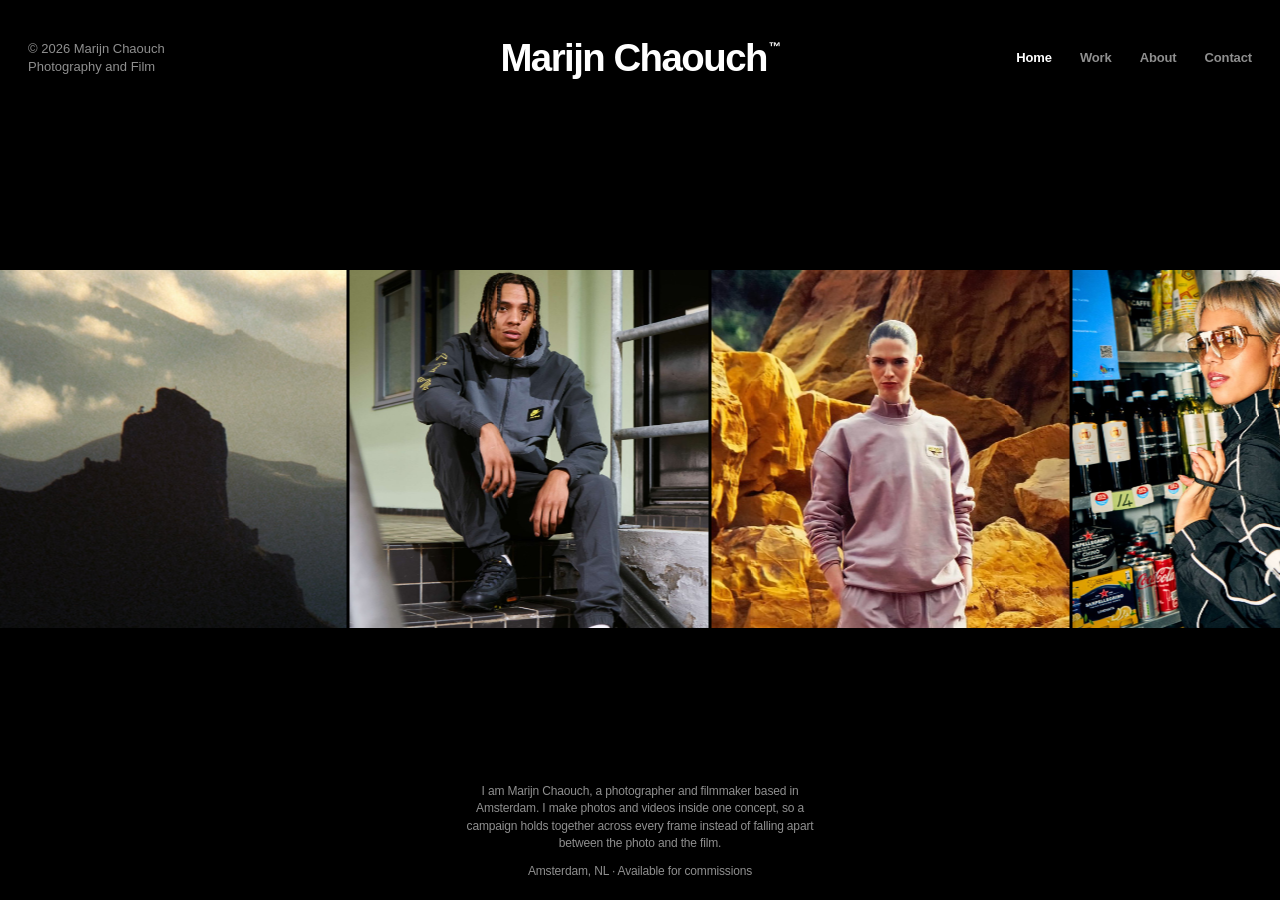
<file: index.html>
<!doctype html>
<html lang="en" class="night">
<head>
<meta charset="utf-8">
<meta name="theme-color" content="#000000">
<meta name="viewport" content="width=device-width, initial-scale=1, viewport-fit=cover">
<title>Marijn Chaouch · Photography and Film</title>
<meta name="description" content="Marijn Chaouch is a photographer and filmmaker based in Amsterdam, making cinematic stills and motion inside one concept.">
<link rel="stylesheet" href="assets/css/site.css?v=202611031338">
<meta property="og:type" content="website">
<meta property="og:site_name" content="Marijn Chaouch">
<meta property="og:title" content="Marijn Chaouch · Photography and Film">
<meta property="og:description" content="Marijn Chaouch is a photographer and filmmaker based in Amsterdam, making cinematic stills and motion inside one concept.">
<meta property="og:image" content="https://www.marijnchaouch.com/media/share-v2.jpg">
<meta property="og:image:width" content="1200">
<meta property="og:image:height" content="630">
<meta name="twitter:card" content="summary_large_image">
<link rel="icon" href="/favicon.ico?v=2" sizes="any">
<link rel="icon" type="image/png" sizes="32x32" href="/media/icon-32.png?v=2">
<link rel="icon" type="image/png" sizes="512x512" href="/media/icon-512.png?v=2">
<link rel="apple-touch-icon" href="/media/icon-180.png?v=2">
</head>
<body>
<main class="home" data-home="mix" data-style="panoramis" data-style-mobile="list">
  <div class="wrap">

    <header class="bar">
      <a class="mark" href="index.html"><b>Marijn Chaouch</b><span>Photography and Film</span></a>
      <button class="burger" data-menu type="button" aria-label="Menu" aria-expanded="false"><em>Menu</em><span></span><span></span></button>
      <nav data-nav>
        <a class="on" href="index.html">Home</a>
        <a href="work.html">Work</a>
        <a href="about.html">About</a>
        <a href="contact.html">Contact</a>
      </nav>
    </header>

    <div class="home-row">
      <div class="home-left">
        <h1>Marijn<br>Chaouch</h1>
        <p class="lede" data-t="tagline">Photographer and filmmaker based in Amsterdam.</p>
      </div>

      <div class="reel" data-reel></div>

      <div class="home-right">
        <div class="eyebrow">Selected clients</div>
        <div class="clients" data-clients></div>
      </div>
    </div>

  <p data-offline hidden style="font-size:13px;color:#8C857C;padding:24px 0">Open deze site via je webadres. Als je het bestand rechtstreeks op je computer opent, kan de browser je projecten en teksten niet inladen.</p>

    <footer class="foot">
      <span data-t="location">Amsterdam, NL</span>
      <span data-t="status">Available for commissions</span>
      <span>&copy; 2026</span>
    </footer>

  </div>
</main>
<script src="assets/js/lenis.min.js?v=202611031338"></script>
<script src="assets/js/site.js?v=202611031338"></script>
</body>
</html>
</file>
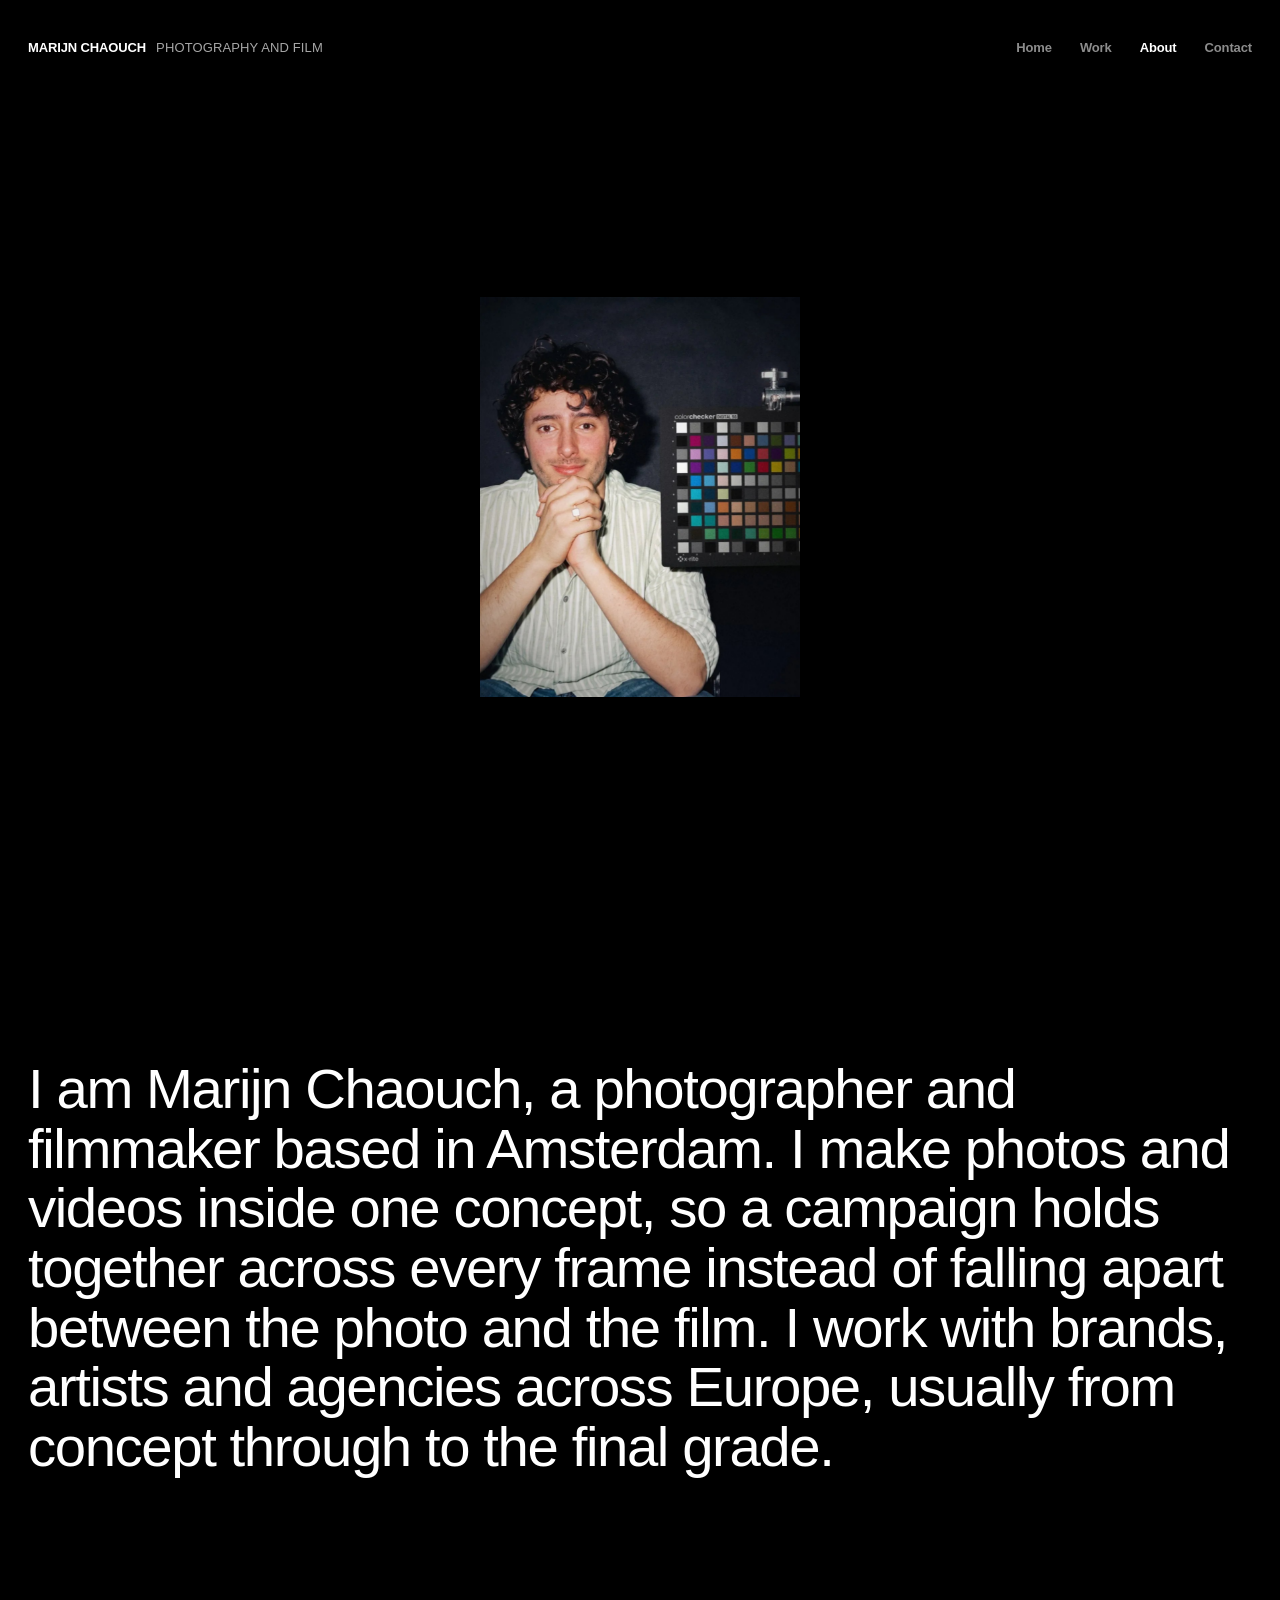
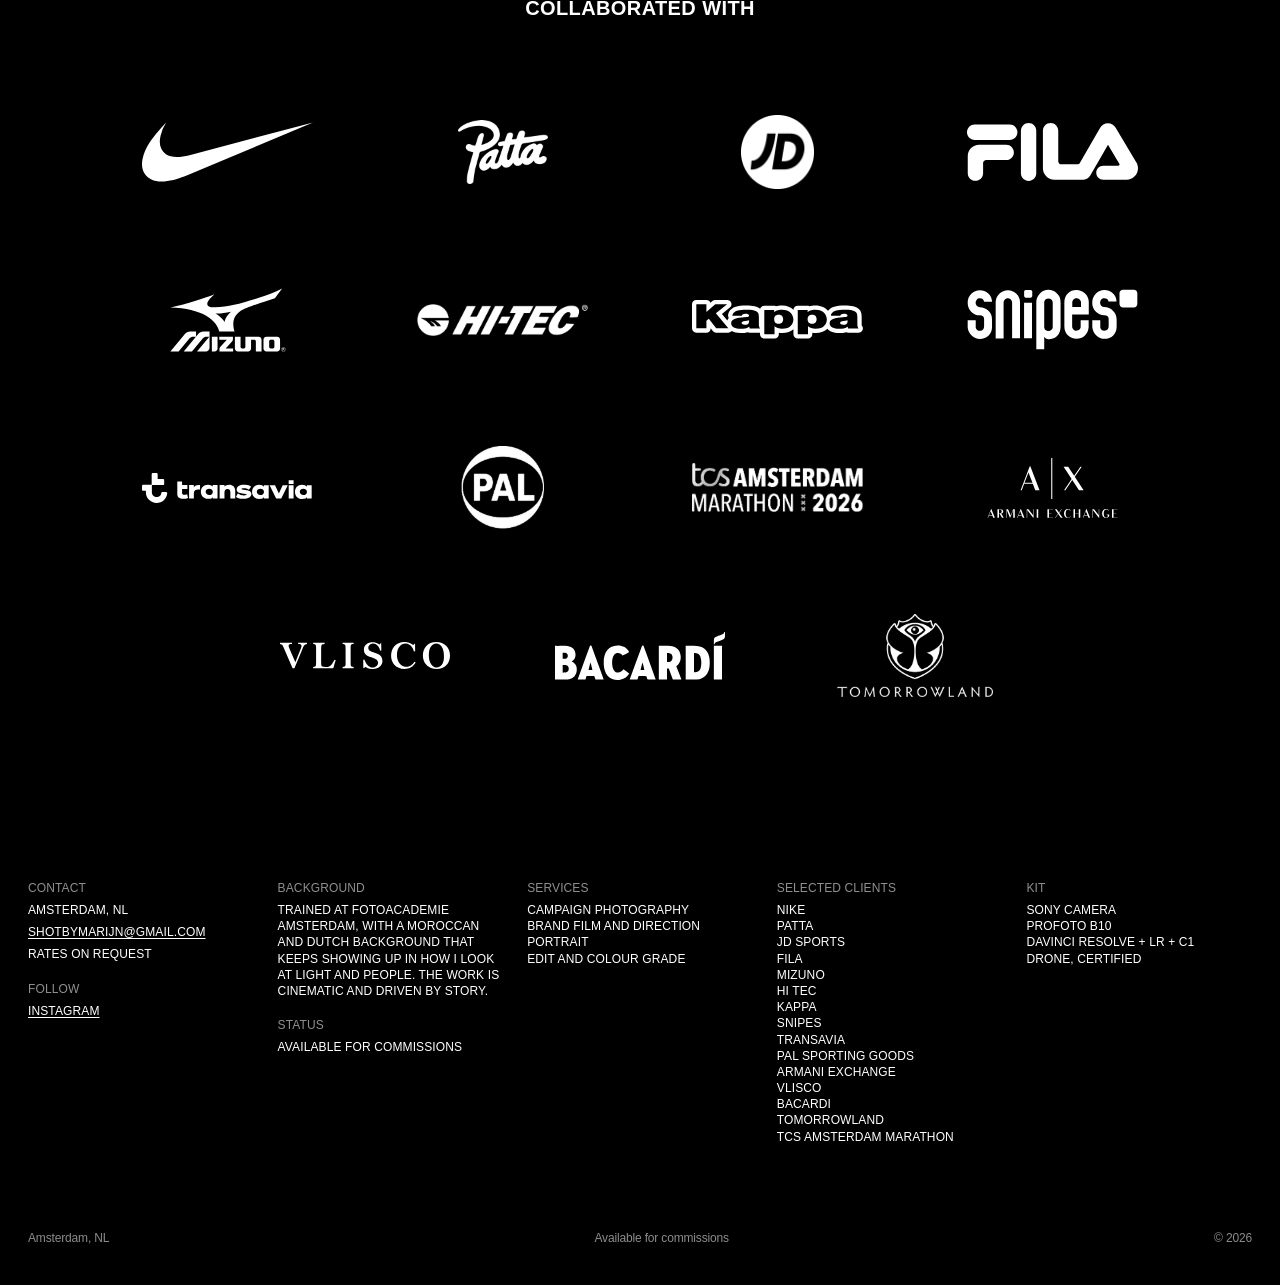
<file: about.html>
<!doctype html>
<html lang="en" class="night">
<head>
<meta charset="utf-8">
<meta name="viewport" content="width=device-width, initial-scale=1, viewport-fit=cover">
<meta name="theme-color" content="#000000">
<title>About · Marijn Chaouch</title>
<meta name="description" content="Photographer and filmmaker based in Amsterdam, trained at Fotoacademie Amsterdam.">
<link rel="stylesheet" href="assets/css/site.css?v=202611031338">
<meta property="og:type" content="website">
<meta property="og:site_name" content="Marijn Chaouch">
<meta property="og:title" content="About · Marijn Chaouch">
<meta property="og:description" content="Photographer and filmmaker based in Amsterdam, trained at Fotoacademie Amsterdam.">
<meta property="og:image" content="https://www.marijnchaouch.com/media/share-v2.jpg">
<meta property="og:image:width" content="1200">
<meta property="og:image:height" content="630">
<meta name="twitter:card" content="summary_large_image">
<link rel="icon" href="/favicon.ico?v=2" sizes="any">
<link rel="icon" type="image/png" sizes="32x32" href="/media/icon-32.png?v=2">
<link rel="icon" type="image/png" sizes="512x512" href="/media/icon-512.png?v=2">
<link rel="apple-touch-icon" href="/media/icon-180.png?v=2">
</head>
<body class="page page-about">
<div class="wrap">

  <header class="bar">
    <a class="mark" href="index.html"><b>Marijn Chaouch</b><span>Photography and Film</span></a>
    <button class="burger" data-menu type="button" aria-label="Menu" aria-expanded="false"><em>Menu</em><span></span><span></span></button>
    <nav data-nav>
      <a href="index.html">Home</a>
      <a href="work.html">Work</a>
      <a class="on" href="about.html">About</a>
      <a href="contact.html">Contact</a>
    </nav>
  </header>

  <section class="ab4-hero">
    <div class="ab4-img" data-portrait="portrait" data-parallax>
      <div class="ph"><span>Photo</span><b>Portrait</b></div>
    </div>
  </section>

  <section class="ab4-body">
    <p class="ab4-big"><span data-t="aboutIntro">I am Marijn Chaouch, a photographer and filmmaker based in Amsterdam.</span> <span data-t="aboutThree">I work with brands, artists and agencies across Europe.</span></p>

    <section class="ab4-logos">
      <h2>Collaborated with</h2>
      <ul>
      <li style="--k:1.1"><img src="/media/logos/nike.svg" alt="Nike" loading="lazy"></li>
      <li><img src="/media/logos/patta.png" alt="Patta" loading="lazy"></li>
      <li style="--k:1.15"><img src="/media/logos/jd.png" alt="JD Sports" loading="lazy"></li>
      <li><img src="/media/logos/fila.svg" alt="Fila" loading="lazy"></li>
      <li><img src="/media/logos/mizuno.svg" alt="Mizuno" loading="lazy"></li>
      <li><img src="/media/logos/hitec.png" alt="Hi Tec" loading="lazy"></li>
      <li><img src="/media/logos/kappa.svg" alt="Kappa" loading="lazy"></li>
      <li><img src="/media/logos/snipes.svg" alt="Snipes" loading="lazy"></li>
      <li><img src="/media/logos/transavia-v2.svg" alt="Transavia" loading="lazy"></li>
      <li style="--k:1.3"><img src="/media/logos/pal.png" alt="PAL Sporting Goods" loading="lazy"></li>
      <li style="--k:1.1"><img src="/media/logos/tcs.png" alt="TCS Amsterdam Marathon" loading="lazy"></li>
      <li style="--k:1.35"><img src="/media/logos/armani-exchange.svg" alt="Armani Exchange" loading="lazy"></li>
      <li><img src="/media/logos/vlisco.svg" alt="Vlisco" loading="lazy"></li>
      <li><img src="/media/logos/bacardi.svg" alt="Bacardi" loading="lazy"></li>
      <li style="--k:1.3"><img src="/media/logos/tomorrowland.png" alt="Tomorrowland" loading="lazy"></li>
      </ul>
    </section>

    <div class="ab4-cols">
      <div class="ab4-col">
        <h2>Contact</h2>
        <p><span data-t="location">Amsterdam, NL</span></p>
        <p><a data-t="email" href="mailto:shotbymarijn@gmail.com">shotbymarijn@gmail.com</a></p>
        <p data-t="booking">Rates on request</p>
        <h2>Follow</h2>
        <p><a data-t="instagram" href="https://instagram.com/marijnchaouch" target="_blank" rel="noopener">Instagram</a></p>
      </div>
      <div class="ab4-col">
        <h2>Background</h2>
        <p data-t="aboutTwo">Trained at Fotoacademie Amsterdam.</p>
        <h2>Status</h2>
        <p data-t="status">Available for commissions</p>
      </div>
      <div class="ab4-col">
        <h2>Services</h2>
        <ul data-list="services"><li>Campaign photography</li></ul>
      </div>
      <div class="ab4-col">
        <h2>Selected clients</h2>
        <ul data-list="clients"><li>Mizuno</li></ul>
      </div>
      <div class="ab4-col">
        <h2>Kit</h2>
        <ul data-list="kit"><li>Sony Camera</li></ul>
      </div>
    </div>
  </section>

  <p data-offline hidden style="font-size:13px;color:#8C857C;padding:24px 0">Open deze site via je webadres. Als je het bestand rechtstreeks op je computer opent, kan de browser je projecten en teksten niet inladen.</p>

  <footer class="foot">
    <span data-t="location">Amsterdam, NL</span>
    <span data-t="status">Available for commissions</span>
    <span>&copy; 2026</span>
  </footer>

</div>
<script src="assets/js/lenis.min.js?v=202611031338"></script>
<script src="assets/js/site.js?v=202611031338"></script>
</body>
</html>
</file>
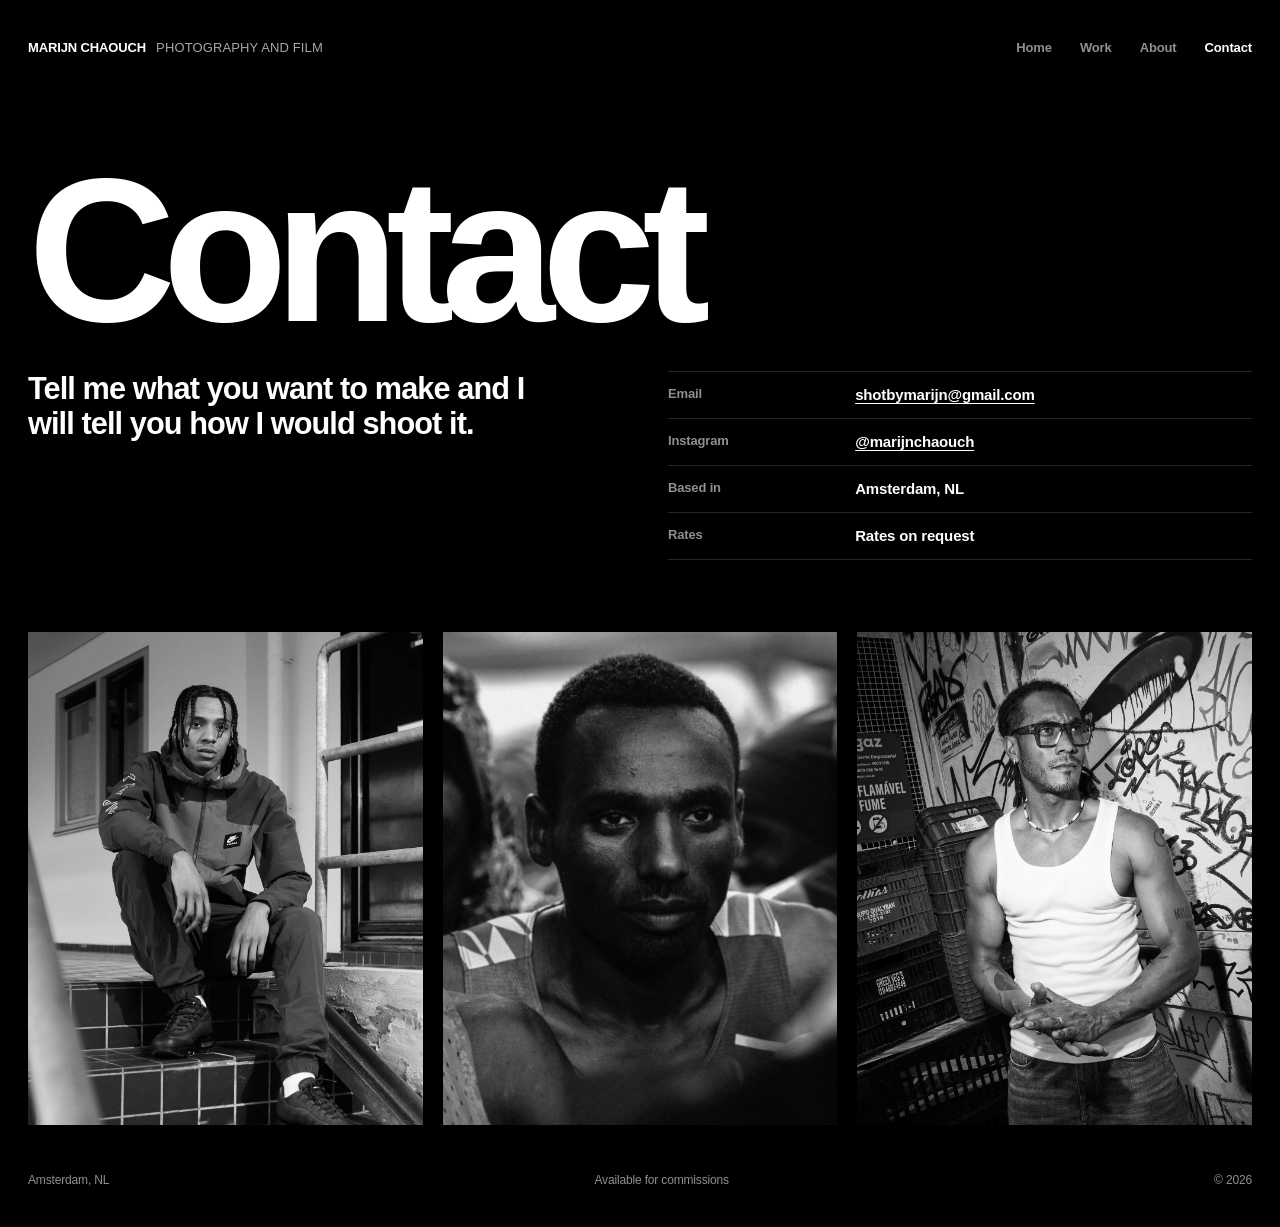
<file: contact.html>
<!doctype html>
<html lang="en" class="night">
<head>
<meta charset="utf-8">
<meta name="theme-color" content="#000000">
<meta name="viewport" content="width=device-width, initial-scale=1, viewport-fit=cover">
<title>Contact · Marijn Chaouch</title>
<meta name="description" content="Get in touch for photography and film commissions.">
<link rel="stylesheet" href="assets/css/site.css?v=202611031338">
<meta property="og:type" content="website">
<meta property="og:site_name" content="Marijn Chaouch">
<meta property="og:title" content="Contact · Marijn Chaouch">
<meta property="og:description" content="Get in touch for photography and film commissions.">
<meta property="og:image" content="https://www.marijnchaouch.com/media/share-v2.jpg">
<meta property="og:image:width" content="1200">
<meta property="og:image:height" content="630">
<meta name="twitter:card" content="summary_large_image">
<link rel="icon" href="/favicon.ico?v=2" sizes="any">
<link rel="icon" type="image/png" sizes="32x32" href="/media/icon-32.png?v=2">
<link rel="icon" type="image/png" sizes="512x512" href="/media/icon-512.png?v=2">
<link rel="apple-touch-icon" href="/media/icon-180.png?v=2">
</head>
<body class="page">
<div class="wrap">

  <header class="bar">
    <a class="mark" href="index.html"><b>Marijn Chaouch</b><span>Photography and Film</span></a>
    <button class="burger" data-menu type="button" aria-label="Menu" aria-expanded="false"><em>Menu</em><span></span><span></span></button>
    <nav data-nav>
      <a href="index.html">Home</a>
      <a href="work.html">Work</a>
      <a href="about.html">About</a>
      <a class="on" href="contact.html">Contact</a>
    </nav>
  </header>

  <div class="head">
    <h1>Contact</h1>
  </div>

  <section class="ct2">
    <p class="statement-x" data-t="contactHeading">Tell me what you want to make and I will tell you how I would shoot it.</p>
    <div class="rows">
      <div class="row"><span>Email</span><a data-t="email" href="mailto:shotbymarijn@gmail.com">shotbymarijn@gmail.com</a></div>
      <div class="row"><span>Instagram</span><a data-t="instagram" href="https://instagram.com/marijnchaouch" target="_blank" rel="noopener">@marijnchaouch</a></div>
      <div class="row"><span>Based in</span><b data-t="location">Amsterdam, NL</b></div>
      <div class="row"><span>Rates</span><b data-t="booking">Rates on request</b></div>
    </div>
  </section>

  <section class="ct2-shots">
    <a href="project.html?p=nike-x-jd"><img src="/media/nikexjd_14.jpg" alt="Nike X JD" loading="lazy"></a>
    <a href="project.html?p=tcs-marathon-amsterdam"><img src="/media/tcs_amsterdam_02.jpg" alt="TCS Marathon Amsterdam" loading="lazy"></a>
    <a href="project.html?p=sjrm"><img src="/media/denieuwe_vernissage-01.jpg" alt="Sunnery James &amp; Ryan Marciano" loading="lazy"></a>
  </section>

  <p data-offline hidden style="font-size:13px;color:#8C857C;padding:24px 0">Open deze site via je webadres. Als je het bestand rechtstreeks op je computer opent, kan de browser je projecten en teksten niet inladen.</p>

  <footer class="foot">
    <span data-t="location">Amsterdam, NL</span>
    <span data-t="status">Available for commissions</span>
    <span>&copy; 2026</span>
  </footer>

</div>
<script src="assets/js/lenis.min.js?v=202611031338"></script>
<script src="assets/js/site.js?v=202611031338"></script>
</body>
</html>
</file>
<file: assets/css/site.css>
/* Mobile first. De basis is de telefoon, daarboven schaalt hij op. */

:root {
  --paper: #FAF9F7;
  --ink: #14110F;
  --mid: #57534E;
  --soft: #767069;
  --frame: #EAE7E2;
  --line: #E2DED8;
  --pad: 14px;
  --about: #FAF9F7;
  --aboutink: #14110F;
  --vfit: calc(100svh - 96px);
}

* { box-sizing: border-box; }

html {
  scroll-behavior: smooth;
  -webkit-text-size-adjust: 100%;
}

body {
  margin: 0;
  background: var(--paper);
  color: var(--ink);
  font-family: "Helvetica Neue", Helvetica, Arial, sans-serif;
  font-weight: 500;
  letter-spacing: -0.01em;
  -webkit-font-smoothing: antialiased;
  overflow-x: hidden;
}

a { color: inherit; text-decoration: none; -webkit-tap-highlight-color: transparent; }
img, video { display: block; width: 100%; height: 100%; object-fit: cover; }

/* de wrapper die het script rond beeld zet vult altijd zijn vak */
.hero > div, .case-shot > div, .stack .item > div, .portrait > div,
.square > div, .card .shot > div, .reel-frame > div,
.ab-photo > div, .ab-square > div { width: 100%; height: 100%; }

.wrap {
  width: 100%;
  max-width: 1800px;
  margin: 0 auto;
  padding: 0 var(--pad);
}

/* header en footer */

.bar {
  position: relative;
  z-index: 6;
  display: flex;
  justify-content: space-between;
  align-items: center;
  gap: 16px;
  font-size: 13px;
  font-weight: 600;
  padding: 14px 0;
  background: transparent;
  pointer-events: none;
}

.bar > *, .bar nav a { pointer-events: auto; }

.bar .mark { display: none; }

/* burgerknop, alleen op telefoon en tablet */

.burger {
  position: relative;
  z-index: 30;
  margin-left: auto;
  width: 44px;
  height: 44px;
  display: flex;
  flex-direction: column;
  justify-content: center;
  align-items: flex-end;
  gap: 6px;
  padding: 0;
  border: 0;
  background: none;
  cursor: pointer;
}

.burger span {
  display: block;
  width: 22px;
  height: 1.5px;
  background: var(--ink);
  transition: transform .4s cubic-bezier(.45, 0, .25, 1), opacity .3s ease;
}

.dark .burger span { background: var(--paper); }

body.menu-open .burger span:first-child { transform: translateY(3.75px) rotate(45deg); }
body.menu-open .burger span:last-child { transform: translateY(-3.75px) rotate(-45deg); }

.bar nav {
  position: fixed;
  inset: 0;
  z-index: 20;
  background: var(--paper);
  display: flex;
  flex-direction: column;
  justify-content: center;
  align-items: flex-start;
  gap: 4px;
  padding: 0 var(--pad);
  font-size: clamp(30px, 9vw, 44px);
  font-weight: 700;
  letter-spacing: -0.04em;
  opacity: 0;
  visibility: hidden;
  transform: translateY(-10px);
  transition: opacity .35s ease, transform .5s cubic-bezier(.45, 0, .25, 1), visibility .35s;
}

.dark .bar nav { background: var(--ink); }

body.menu-open .bar nav { opacity: 1; visibility: visible; transform: none; }

.bar nav a { color: var(--ink); padding: 8px 0; transition: color .3s ease; }
.dark .bar nav a { color: var(--paper); }
.bar nav a.on { color: var(--soft); }
.dark .bar nav a.on { color: #8C857C; }

.foot {
  display: flex;
  flex-wrap: wrap;
  gap: 6px 20px;
  font-size: 12px;
  color: var(--soft);
  padding: 32px 0;
}

/* home */

.home {
  min-height: 100svh;
  display: flex;
  flex-direction: column;
  position: relative;
  overflow: hidden;
}

.home .wrap { flex: 1; display: flex; flex-direction: column; }

.home-row {
  flex: 1;
  display: flex;
  flex-direction: column;
  justify-content: space-between;
  gap: 18px;
  padding-bottom: 8px;
}

.home h1 {
  margin: 0;
  font-size: clamp(32px, 9.6vw, 52px);
  font-weight: 700;
  line-height: .94;
  letter-spacing: -0.04em;
}

.lede {
  margin: 14px 0 0;
  font-size: 14px;
  line-height: 1.45;
  color: var(--mid);
  max-width: 34ch;
}

.home-left {
  position: relative;
  z-index: 2;
  margin-top: -58px;
  padding-bottom: 24px;
}

.home-right {
  position: relative;
  z-index: 2;
  display: flex;
  flex-direction: column;
  gap: 10px;
  padding-top: 24px;
}

.home .foot {
  position: relative;
  z-index: 2;
}

.home-right { display: none; }
.home-right .eyebrow { display: none; }
.clients b:not(.on) { display: none; }
.clients b.on { font-size: 14px; }

.eyebrow {
  font-size: 10px;
  font-weight: 600;
  letter-spacing: 0.14em;
  text-transform: uppercase;
  color: var(--soft);
}

.clients { display: flex; flex-direction: column; gap: 5px; }
.clients .client-link { display: contents; }
.clients b { cursor: pointer; }

.clients b {
  font-size: 14px;
  font-weight: 500;
  letter-spacing: -0.02em;
  color: var(--soft);
  filter: blur(.5px);
  opacity: .85;
  transition: color .9s ease, filter .9s ease, opacity .9s ease;
}

.clients b.on { font-weight: 700; color: var(--ink); filter: blur(0); opacity: 1; }

/* reel: één vast kader, de projecten vloeien in elkaar over */

.reel {
  position: relative;
  z-index: 1;
  flex: 1;
  min-height: 52svh;
  display: flex;
  flex-direction: column;
  gap: 12px;
}

.reel-stage { position: relative; flex: 1; background: var(--frame); overflow: hidden; }

.reel-cell {
  position: absolute;
  inset: 0;
  opacity: 0;
  visibility: hidden;
  transition: opacity 1.2s ease, visibility 1.2s;
}
.reel-cell.on { opacity: 1; visibility: visible; }
.reel-frame { width: 100%; height: 100%; }

.reel-caption {
  display: flex;
  justify-content: space-between;
  gap: 16px;
  font-size: 14px;
  font-weight: 700;
  letter-spacing: -0.02em;
}
.reel-caption span { font-weight: 600; color: var(--soft); font-variant-numeric: tabular-nums; }

/* placeholders */

.ph {
  width: 100%;
  height: 100%;
  background: var(--frame);
  display: flex;
  flex-direction: column;
  align-items: center;
  justify-content: center;
  gap: 8px;
  text-align: center;
  padding: 16px;
}

.ph span { font-size: 10px; font-weight: 600; letter-spacing: .14em; text-transform: uppercase; color: var(--soft); }
.ph b { font-size: 14px; font-weight: 700; letter-spacing: -0.02em; color: var(--soft); }

/* paginakoppen */

.head {
  position: relative;
  z-index: 2;
  display: flex;
  flex-direction: column;
  gap: 18px;
  margin-top: -58px;
  padding: 0 0 28px;
}

.head h1 {
  margin: 0;
  font-size: clamp(30px, 9vw, 46px);
  font-weight: 700;
  line-height: 1;
  letter-spacing: -0.04em;
}

.filters { display: flex; flex-wrap: wrap; gap: 18px; font-size: 14px; font-weight: 600; }
.filters button {
  border: 0;
  background: none;
  padding: 8px 0;
  font: inherit;
  color: var(--soft);
  cursor: pointer;
  transition: color .3s ease;
}
.filters button.on { color: var(--ink); }

/* work */

.grid {
  display: grid;
  grid-template-columns: 1fr;
  gap: 36px;
  padding-bottom: 48px;
}

.card { display: flex; flex-direction: column; gap: 12px; }
.card .shot { aspect-ratio: 4 / 5; background: var(--frame); overflow: hidden; }
.card .shot > * { transition: transform 1.2s cubic-bezier(.2, 0, .2, 1); }
.card .meta { display: flex; justify-content: space-between; align-items: baseline; gap: 12px; }
.card .meta b { font-size: 14px; font-weight: 600; letter-spacing: -0.01em; }
.card .meta span { font-size: 12px; color: var(--soft); }

/* project */

.project-head {
  position: relative;
  z-index: 2;
  display: flex;
  flex-direction: column;
  gap: 24px;
  margin-top: -58px;
  padding: 0 0 28px;
}

.project-head h1 {
  margin: 0;
  font-size: clamp(32px, 10vw, 62px);
  font-weight: 700;
  line-height: .96;
  letter-spacing: -0.04em;
}

.back { font-size: 12px; font-weight: 600; color: var(--soft); display: inline-block; margin-bottom: 14px; }

.facts { display: grid; grid-template-columns: 1fr 1fr; gap: 20px; width: 100%; }
.facts div { display: flex; flex-direction: column; gap: 6px; }
.facts p { margin: 0; font-size: 14px; color: var(--mid); }

.hero { aspect-ratio: 4 / 5; background: var(--frame); overflow: hidden; }

.intro { display: flex; flex-direction: column; gap: 28px; padding: 40px 0; }
.intro p { margin: 0; font-size: 18px; line-height: 1.45; letter-spacing: -0.02em; max-width: 60ch; }
.intro aside { display: flex; flex-direction: column; gap: 6px; }
.intro aside p { font-size: 14px; color: var(--mid); }

.stack { display: grid; grid-template-columns: 1fr; gap: 20px; }
.stack .item { background: var(--frame); overflow: hidden; }

.next {
  display: flex;
  flex-direction: column;
  gap: 20px;
  border-top: 1px solid var(--line);
  margin-top: 48px;
  padding-top: 40px;
}
.next a.big { font-size: clamp(28px, 8vw, 46px); font-weight: 700; line-height: 1; letter-spacing: -0.04em; }
.next .all { font-size: 13px; font-weight: 600; color: var(--soft); }

/* about */

.about { position: relative; z-index: 2; display: flex; flex-direction: column; gap: 24px; margin-top: -58px; padding: 0; }
.about .body { display: contents; }
.about .say { display: contents; }
.about h1 { order: -2; }
.about .portrait { order: -1; }
.about .portrait { width: 100%; aspect-ratio: 4 / 5; background: var(--frame); overflow: hidden; }
.about .square { width: 62%; aspect-ratio: 1 / 1; background: var(--frame); overflow: hidden; order: 0; margin: 4px 0; }
.about .cols { order: 1; }
.about h1 { margin: 0; font-size: clamp(30px, 9vw, 46px); font-weight: 700; line-height: 1; letter-spacing: -0.04em; }
.about .say p { max-width: 62ch; }
.about .say p { margin: 0; }
.about .say p.big { font-size: 18px; line-height: 1.5; letter-spacing: -0.015em; }
.about .say p.small { font-size: 15px; line-height: 1.6; color: var(--mid); }

.cols { display: grid; grid-template-columns: 1fr; gap: 28px; }
.cols ul { list-style: none; margin: 10px 0 0; padding: 0; display: flex; flex-direction: column; gap: 7px; font-size: 14px; color: var(--mid); }

/* contact */

.dark { background: var(--ink); color: var(--paper); min-height: 100svh; display: flex; flex-direction: column; }
.dark .bar nav a { color: #8C857C; }
.dark .bar nav a.on { color: var(--paper); }
.dark .foot { color: #8C857C; }
.dark .wrap { flex: 1; display: flex; flex-direction: column; }

.say-big {
  flex: 1;
  display: flex;
  flex-direction: column;
  justify-content: center;
  gap: 28px;
  padding: 40px 0;
}

.say-big h1 {
  margin: 0;
  font-size: clamp(30px, 8.4vw, 68px);
  font-weight: 700;
  line-height: 1.02;
  letter-spacing: -0.04em;
  max-width: 18ch;
}

.mail {
  font-size: clamp(19px, 5.4vw, 34px);
  font-weight: 600;
  letter-spacing: -0.03em;
  border-bottom: 2px solid #57534E;
  align-self: flex-start;
  padding-bottom: 6px;
  word-break: break-word;
  transition: border-color .3s ease;
}

.ends { display: flex; flex-direction: column; gap: 24px; padding-bottom: 24px; }
.ends > div { display: flex; flex-direction: column; gap: 10px; }
.ends .row { display: flex; flex-wrap: wrap; gap: 20px; font-size: 15px; }
.ends p { margin: 0; font-size: 15px; color: #D6D1CA; }

/* tablet */

@media (min-width: 720px) {
  :root { --pad: 20px; --vfit: calc(100svh - 118px); }

  .bar { padding: 20px 0; }
  .bar .mark { display: block; }

  .grid { grid-template-columns: repeat(2, minmax(0, 1fr)); gap: 48px 32px; }
  .cols { grid-template-columns: repeat(3, minmax(0, 1fr)); }
  .facts { grid-template-columns: repeat(3, minmax(0, 1fr)); }
  .stack { grid-template-columns: repeat(2, minmax(0, 1fr)); gap: 32px; }
  .stack .item.full { grid-column: 1 / -1; }
  .hero { aspect-ratio: 16 / 9; }

  .intro { flex-direction: row; justify-content: space-between; gap: 48px; padding: 56px 0; }
  .intro aside { width: 260px; text-align: right; flex: none; }

  .next { flex-direction: row; justify-content: space-between; align-items: flex-end; }

  .about { flex-direction: row; gap: 48px; align-items: flex-start; flex-wrap: wrap; }
  .about .portrait { width: 42%; flex: none; }
  .about .square { width: 42%; flex: none; order: 0; margin: 0; }
  .about .cols { order: 0; }
  .about h1 { width: 100%; }

  .ends { flex-direction: row; justify-content: space-between; gap: 40px; }
  .foot { justify-content: space-between; padding: 40px 0; }
  .head { flex-direction: row; justify-content: space-between; align-items: flex-end; padding: 0 0 32px; }
}

/* desktop */

@media (min-width: 1100px) {
  :root { --pad: 28px; --vfit: calc(100svh - 148px); }

  .bar { padding: 40px 0; }
  .burger { display: none; }
  .bar nav {
    position: static;
    inset: auto;
    background: none;
    flex-direction: row;
    gap: 28px;
    padding: 0;
    margin-left: auto;
    font-size: 13px;
    font-weight: 600;
    letter-spacing: -0.01em;
    opacity: 1;
    visibility: visible;
    transform: none;
  }
  .bar nav a { color: var(--soft); padding: 0; }
  .bar nav a.on { color: var(--ink); }
  .dark .bar nav a { color: #8C857C; }
  .dark .bar nav a.on { color: var(--paper); }
  .home-right { display: flex; }
  .home-right .eyebrow { display: block; }
  .clients b:not(.on) { display: block; }
  .bar nav a:hover { color: var(--ink); }
  .dark .bar nav a:hover { color: var(--paper); }
  .filters button:hover { color: var(--ink); }
  .card:hover .shot > * { transform: scale(1.03); }
  .mail:hover { border-color: var(--paper); }

  .home-row {
    flex-direction: row;
    align-items: center;
    justify-content: space-between;
    gap: 40px;
    padding-bottom: 0;
  }

  .home h1 { font-size: clamp(56px, 5.4vw, 84px); line-height: .9; letter-spacing: -0.045em; }
  .lede { margin-top: 24px; }
  .home-left { width: 560px; margin-top: 0; }
  .home-right { width: 300px; text-align: right; align-items: flex-end; gap: 14px; }
  .clients { align-items: flex-end; gap: 8px; }
  .clients b, .clients b.on { font-size: 17px; font-weight: 600; }

  .reel {
    position: absolute;
    top: 50%;
    left: 50%;
    transform: translate(-50%, -50%);
    width: min(420px, 30vw);
    height: 62svh;
    min-height: 0;
    flex: none;
  }
  .reel-caption { display: none; }

  .home-left, .home-right { position: relative; z-index: 2; }

  .grid { grid-template-columns: repeat(3, minmax(0, 1fr)); gap: 64px 40px; padding-bottom: 72px; }

  .project-head { flex-direction: row; justify-content: space-between; align-items: flex-end; gap: 80px; padding: 88px 0 40px; }
  .facts { width: 480px; gap: 32px; }
  .intro { gap: 80px; padding: 72px 0; }
  .intro p { font-size: 21px; }
  .intro aside { width: 300px; }
  .stack { gap: 40px; }
  .next { margin-top: 96px; padding-top: 96px; }

  .head { margin-top: 0; padding: 64px 0 32px; }
  .project-head { margin-top: 0; }
  .about { gap: 56px; margin-top: 0; padding: 88px 0 0; flex-wrap: nowrap; max-width: 1400px; margin-inline: auto; justify-content: center; }
  .about .body { flex: 1; min-width: 0; }
  .about .square { width: 260px; flex: none; align-self: flex-start; }
  .about .body { display: flex; flex-direction: column; gap: 64px; }
  .about .say { display: flex; flex-direction: column; gap: 28px; max-width: 62ch; }
  .about h1 { order: 0; }
  .about .portrait { order: 0; }
  .about .portrait { width: 440px; }
  .about .say p.big { font-size: 19px; }
  .cols { gap: 40px; }

  .say-big { gap: 40px; }
  .say-big h1 { max-width: 900px; }
}

@media (prefers-reduced-motion: reduce) {
  .reel-cell { transition: none; }
  html { scroll-behavior: auto; }
}

/* case: projectpagina in kleur */

body.case {
  --case: var(--paper);
  --caseink: var(--ink);
  --casemute: rgba(20, 17, 15, .5);
  --casefade: rgba(20, 17, 15, .08);
  background: var(--case);
  color: var(--caseink);
}

.case .bar nav { background: var(--case); }
.case .bar nav a { color: var(--caseink); }
.case .bar nav a.on { color: var(--casemute); }
.case .burger span { background: var(--caseink); }
.case .eyebrow { color: var(--casemute); }
.case .foot { color: var(--casemute); }
.case .back { color: var(--casemute); }

.case-head {
  position: relative;
  z-index: 2;
  margin-top: -58px;
  padding-bottom: 28px;
}

.case-head h1 {
  margin: 8px 0 0;
  font-size: clamp(44px, 13vw, 132px);
  font-weight: 700;
  line-height: .88;
  letter-spacing: -0.05em;
}

.statement {
  margin: 20px 0 0;
  font-size: clamp(19px, 5.2vw, 30px);
  font-weight: 700;
  line-height: 1.12;
  letter-spacing: -0.03em;
  text-wrap: pretty;
}

.case-row {
  display: flex;
  flex-direction: column;
  gap: 24px;
  padding-bottom: 40px;
}

.case-shot { width: 100%; aspect-ratio: 3 / 4; background: var(--casefade); overflow: hidden; }

.case-note p, .case-article p { margin: 10px 0 0; }
.case-note { font-size: 13px; line-height: 1.5; font-style: italic; }
.case-article { font-size: 13px; line-height: 1.5; font-style: italic; }
.case-article p { text-align: justify; }
.case-facts { font-style: normal; font-size: 13px; line-height: 1.6; }
.case-deliver { font-style: normal; margin-top: 20px; }

.case .stack { padding-top: 40px; }
.case .stack .item { background: var(--casefade); }
.lay-split, .lay-panel-page { margin-bottom: 8px; }
.case .next { border-top: 1px solid var(--casefade); }
.case .next .all { color: var(--casemute); }

@media (min-width: 720px) {
  .case-row { display: grid; grid-template-columns: 1fr minmax(0, 42%) 1fr; align-items: center; gap: 40px; }
  .case-note { text-align: center; }
  .case-shot { width: 100%; }
  .case-head { margin-top: 0; padding: 56px 0 40px; }
}

@media (min-width: 1100px) {
  .case-head { padding: 72px 0 48px; }
  .statement { font-size: clamp(26px, 2.4vw, 34px); max-width: 1100px; }
  .case-row { grid-template-columns: 1fr minmax(0, 34%) 1fr; gap: 56px; }
}


/* opmaakvarianten van de cases */

.case-img { width: 100%; height: 100%; background: var(--casefade); overflow: hidden; }
.lay { position: relative; z-index: 2; }
.lay .small { font-size: 13px; line-height: 1.5; margin: 14px 0 0; }
.lay h1 { margin: 0; font-weight: 700; letter-spacing: -0.045em; line-height: .9; }

.lay-back { margin-bottom: 4px; }

/* gesplitst */

.lay-split { display: flex; flex-direction: column; gap: 0; margin-left: calc(var(--pad) * -1); margin-right: calc(var(--pad) * -1); }
.lay-split .lay-visual { aspect-ratio: 3 / 4; max-height: var(--vfit); }
.lay-split .lay-panel { display: flex; flex-direction: column; gap: 24px; padding: 24px var(--pad) 40px; }
.lay-top { display: flex; justify-content: space-between; gap: 20px; font-size: 13px; font-weight: 700; line-height: 1.25; }
.big-name {
  display: block;
  margin-top: 4px;
  font-size: clamp(20px, 4.6vw, 30px);
  font-weight: 700;
  line-height: 1.05;
  letter-spacing: -0.035em;
}
.big-name.small-year { font-size: clamp(16px, 3.4vw, 22px); }
.case-facts .big-name { display: inline-block; margin: 0 0 4px; }
.lay-meta .big-name { margin: 2px 0 12px; }
.lay-top .right { text-align: right; }
.lay-top .eyebrow { display: block; }
.lay-split .lay-mid { width: 62%; aspect-ratio: 4 / 5; margin: 0 auto; }
.lay-split .statement { margin: 0; text-align: justify; }

/* index */

.lay-index .lay-head { margin-top: -58px; padding-bottom: 24px; }
.lay-index h1 { font-size: clamp(38px, 12vw, 120px); }
.lay-band { display: flex; flex-direction: column; gap: 20px; }
.lay-index .lay-frame { aspect-ratio: 4 / 3; }
.lay-side, .lay-meta { font-size: 13px; line-height: 1.5; }
.lay-meta p { margin: 2px 0 12px; }
.lay-side p { margin: 4px 0 0; }
.lay-text { padding: 32px 0 8px; display: flex; flex-direction: column; gap: 16px; }
.lay-text .statement { margin: 0; }
.lay-text .small { font-style: italic; max-width: 34ch; }

/* paneel */

.lay-panel-page { display: flex; flex-direction: column; margin-left: calc(var(--pad) * -1); margin-right: calc(var(--pad) * -1); }
.lay-panel-page .lay-visual { aspect-ratio: 4 / 5; max-height: var(--vfit); }
.lay-side-panel { display: flex; flex-direction: column; gap: 40px; padding: 28px var(--pad) 40px; }
.lay-side-panel h1 { font-size: clamp(34px, 10vw, 64px); margin-bottom: 16px; }
.lay-side-panel .statement { margin: 0; }
.lay-copy { margin-top: auto; }

@media (min-width: 720px) {
  .lay-index .lay-head { margin-top: 0; padding: 48px 0 24px; }
  .lay-split { flex-direction: row; min-height: var(--vfit); }
  .lay-split .lay-visual { width: 50%; aspect-ratio: auto; }
  .lay-split .lay-panel { width: 50%; padding: 32px 40px 40px; }
  .lay-split .lay-mid { width: 58%; margin: auto; }
  .lay-split .lay-bottom { margin-top: auto; }

  .lay-band { display: grid; grid-template-columns: 1fr minmax(0, 52%) 1fr; align-items: start; gap: 32px; }
  .lay-index .lay-frame { aspect-ratio: 4 / 3; }
  .lay-meta { text-align: right; }
  .lay-text { display: grid; grid-template-columns: 1fr 1fr; gap: 48px; align-items: end; padding: 48px 0 16px; }

  .lay-panel-page { flex-direction: row; min-height: var(--vfit); }
  .lay-panel-page .lay-visual { width: 58%; aspect-ratio: auto; }
  .lay-side-panel { width: 42%; padding: 32px 40px 40px; }
}

@media (min-width: 1100px) {
  .case .stack { padding-top: 56px; }
  .lay-split .lay-panel { padding: 40px 56px 56px; }
  .lay-split .statement { font-size: clamp(20px, 1.5vw, 24px); line-height: 1.2; }
  .lay-index h1 { font-size: clamp(64px, 8vw, 120px); }
  .lay-side-panel { padding: 40px 56px 56px; }
  .lay-side-panel .statement { font-size: clamp(22px, 1.8vw, 30px); }
}


/* speelknop voor video met geluid */

.with-play { position: relative; }
.with-play video { cursor: pointer; }

.playbtn {
  position: absolute;
  inset: 0;
  margin: auto;
  width: 76px;
  height: 76px;
  border: 0;
  border-radius: 50%;
  background: rgba(250, 249, 247, .92);
  cursor: pointer;
  transition: transform .35s cubic-bezier(.2, 0, .2, 1), opacity .3s ease;
}

.playbtn::after {
  content: "";
  position: absolute;
  top: 50%;
  left: 54%;
  transform: translate(-50%, -50%);
  border-style: solid;
  border-width: 11px 0 11px 18px;
  border-color: transparent transparent transparent #14110F;
}

.playbtn:hover { transform: scale(1.06); }
.with-play.playing .playbtn { display: none; }

.sr {
  position: absolute;
  width: 1px; height: 1px;
  padding: 0; margin: -1px;
  overflow: hidden;
  clip: rect(0 0 0 0);
  white-space: nowrap;
}


/* alleen het eerste grote beeld van een case past binnen een scherm */

.case .lay-visual,
.case .lay-index .lay-frame,
.case .case-row .case-shot {
  max-height: var(--vfit);
}

.case .lay-visual img, .case .lay-visual video,
.case .lay-index .lay-frame img, .case .lay-index .lay-frame video,
.case .case-row .case-shot img, .case .case-row .case-shot video {
  object-fit: contain;
}

.case .lay-visual, .case .lay-visual .case-img,
.case .lay-index .lay-frame, .case .lay-index .lay-frame .case-img,
.case .case-row .case-shot, .case .case-row .case-shot .case-img { background: transparent; }

.case .lay-split .lay-visual, .case .lay-panel-page .lay-visual { height: var(--vfit); }

/* op telefoon staat het grote beeld altijd precies midden in het scherm */
@media (max-width: 719px) {
  .case .lay-split .lay-visual,
  .case .lay-panel-page .lay-visual {
    width: 100vw;
    max-width: 100vw;
    margin-left: calc(50% - 50vw);
    margin-right: calc(50% - 50vw);
  }
}

.case .lay-visual img, .case .lay-visual video { object-position: center center; }


/* about in blokken, kleurvlak naast beeld */

.ab {
  display: flex;
  flex-direction: column;
  margin: 0 calc(var(--pad) * -1);
}

.ab-photo {
  order: -1;
  height: auto;
  background: var(--frame);
  overflow: hidden;
}

@media (max-width: 719px) {
  .ab-photo > div { height: auto; }
  .ab-photo img, .ab-photo video { height: auto; object-fit: contain; }
}

.ab-panel {
  display: flex;
  flex-direction: column;
  gap: 40px;
  background: var(--about);
  color: var(--aboutink);
  padding: 26px var(--pad) 34px;
}

.ab-eyebrow {
  display: block;
  font-size: 11px;
  font-weight: 700;
  letter-spacing: .12em;
  text-transform: uppercase;
  opacity: .65;
}

.ab-panel h1 {
  margin: 8px 0 0;
  font-size: clamp(24px, 6.4vw, 34px);
  font-weight: 700;
  line-height: 1.06;
  letter-spacing: -0.035em;
  text-wrap: pretty;
}

.ab-link {
  display: inline-block;
  margin-top: 16px;
  font-size: 14px;
  font-weight: 700;
  border-bottom: 1.5px solid currentColor;
  padding-bottom: 2px;
}

.ab-body {
  margin: 0;
  font-size: 14px;
  line-height: 1.5;
  max-width: 46ch;
}

.ab-more {
  display: flex;
  flex-direction: column;
  gap: 28px;
  padding: 40px 0 8px;
}

.ab-side { display: flex; flex-direction: column; gap: 28px; }

.ab-note {
  margin: 0;
  font-size: 17px;
  line-height: 1.4;
  letter-spacing: -0.02em;
  max-width: 34ch;
}

.ab-square {
  width: 62%;
  aspect-ratio: 1 / 1;
  background: var(--frame);
  overflow: hidden;
}

@media (min-width: 720px) {
  .ab { flex-direction: row; min-height: var(--vfit); }
  .ab-photo { order: 0; width: 46%; height: auto; flex: none; }
  .ab-panel { width: 54%; justify-content: space-between; padding: 8px 32px 40px var(--pad); }
  .ab-panel h1 { font-size: clamp(26px, 3vw, 36px); }
  .ab-more { display: grid; grid-template-columns: 40% 1fr; gap: 40px; align-items: start; padding: 56px 0 8px; }
  .ab-note { font-size: 20px; }
  .ab-square { width: 100%; }
  .ab-side { display: flex; flex-direction: column; gap: 40px; }
}

@media (min-width: 1100px) {
  .ab-photo { width: 42%; }
  .ab-panel { width: 58%; padding: 8px 56px 56px var(--pad); }
  .ab-panel h1 { font-size: clamp(30px, 2.5vw, 40px); max-width: 24ch; }
  .ab-body { font-size: 15px; max-width: 52ch; }
  .ab-more { grid-template-columns: 40% 1fr; gap: 56px; padding: 72px 0 8px; }
  .ab-note { font-size: 24px; }
}


/* contact als één blok tekst */

.ct-page { min-height: 100svh; display: flex; flex-direction: column; }
.ct-page .wrap { flex: 1; display: flex; flex-direction: column; }

.ct {
  flex: 1;
  display: flex;
  flex-direction: column;
  padding: 8px 0 40px;
}

.ct-block {
  display: flex;
  flex-direction: column;
  align-items: flex-start;
}

.ct-block span, .ct-block a {
  font-size: clamp(26px, 7.4vw, 40px);
  font-weight: 500;
  line-height: 1.14;
  letter-spacing: -0.03em;
}

.ct-u {
  border-bottom: 1.5px solid currentColor;
  padding-bottom: 1px;
  transition: opacity .3s ease;
}

.ct-foot {
  display: flex;
  justify-content: space-between;
  gap: 16px;
  font-size: 11px;
  color: var(--soft);
  padding: 0 0 24px;
}

@media (min-width: 720px) {
  .ct { padding: 8px 0 56px; }
  .ct-block span, .ct-block a { font-size: clamp(32px, 5vw, 52px); line-height: 1.1; }
}

@media (min-width: 1100px) {
  .ct-block span, .ct-block a { font-size: clamp(40px, 3.8vw, 60px); }
  .ct-u:hover { opacity: .6; }
  .ct-foot { font-size: 12px; padding-bottom: 32px; }
}


/* editorial op telefoon: grote titels, kleine tekst in de hoeken, menu over het hele scherm */

.bar nav { --navline: rgba(20, 17, 15, .16); color: var(--ink); }
.dark .bar nav { --navline: rgba(250, 249, 247, .18); color: var(--paper); }
.case .bar nav { --navline: var(--casefade); color: var(--caseink); }

@media (max-width: 1099px) {
  .bar nav {
    justify-content: flex-start;
    align-items: stretch;
    gap: 0;
    padding: 0 var(--pad) 20px;
  }
  .bar nav a { padding: 5px 0 7px; line-height: 1.05; border-bottom: 1px solid var(--navline); }
  .dark .bar nav a { color: var(--paper); }
  .dark .bar nav a.on { color: #8C857C; }

  .nav-head {
    flex: none;
    height: 72px;
    display: flex;
    align-items: center;
    margin-bottom: 4px;
    border-bottom: 1px solid var(--navline);
    font-size: 11px;
    font-weight: 700;
    letter-spacing: .06em;
    text-transform: uppercase;
  }

  .nav-foot { margin-top: auto; display: flex; flex-direction: column; }
  .bar nav .nav-foot a {
    font-size: 12px;
    font-weight: 600;
    letter-spacing: 0;
    line-height: 1.3;
    padding: 0 0 8px;
    color: inherit;
  }
  .nav-logo {
    display: block;
    margin-top: 10px;
    font-size: clamp(64px, 21vw, 150px);
    font-weight: 700;
    line-height: .8;
    letter-spacing: -0.065em;
  }
}

@media (min-width: 720px) and (max-width: 1099px) {
  .nav-head { height: 84px; }
}

@media (min-width: 1100px) {
  .nav-head, .nav-foot { display: none; }
}

.page-top, .corners { display: none; }

@media (max-width: 719px) {
  .home h1 { font-size: clamp(48px, 17vw, 80px); line-height: .86; letter-spacing: -0.055em; }

  .page-top {
    display: flex;
    flex-direction: column;
    justify-content: space-between;
    gap: 28px;
    min-height: calc(36svh - 72px);
    padding: 2px 0 22px;
  }

  .corners {
    display: flex;
    justify-content: space-between;
    gap: 16px;
    font-size: 11px;
    font-weight: 600;
    color: var(--soft);
  }

  .page-title, .head h1 {
    margin: 0;
    font-size: clamp(64px, 22vw, 120px);
    font-weight: 700;
    line-height: .84;
    letter-spacing: -0.06em;
  }

  /* titel over twee verspringende regels */
  .stagger span { display: block; }
  .stagger span + span { text-align: right; }

  .head { margin-top: 0; min-height: calc(36svh - 72px); justify-content: flex-end; gap: 14px; }
  .head .corners { margin-bottom: auto; }

  /* about: tekst in de rechterkolom, portret over de volle breedte */
  .ab { display: grid; grid-template-columns: 30% minmax(0, 1fr); column-gap: 14px; margin: 0; }
  .ab-panel, .ab-top { display: contents; }
  .ab-eyebrow { display: none; }
  .ab-panel h1 {
    grid-column: 2;
    grid-row: 1;
    margin: 0;
    font-size: 13px;
    font-weight: 500;
    line-height: 1.45;
    letter-spacing: 0;
  }
  .ab-link { grid-column: 2; grid-row: 2; justify-self: start; margin-top: 14px; font-size: 13px; }
  .ab-photo { grid-column: 1 / -1; grid-row: 3; margin: 32px calc(var(--pad) * -1) 0; }
  .ab-body { grid-column: 2; grid-row: 4; margin-top: 24px; font-size: 13px; color: var(--mid); }

  .cols { gap: 0; }
  .cols > div {
    display: grid;
    grid-template-columns: 30% minmax(0, 1fr);
    column-gap: 14px;
    padding: 12px 0 14px;
    border-top: 1px solid var(--line);
  }
  .cols .eyebrow { font-size: 12px; font-weight: 700; letter-spacing: 0; text-transform: none; color: var(--ink); }
  .cols ul { margin: 0; gap: 4px; font-size: 13px; }
}

/* tablet en desktop: dezelfde redactionele opbouw, op grotere schaal */

@media (min-width: 720px) {
  .page-top {
    display: flex;
    flex-direction: column;
    justify-content: space-between;
    gap: 40px;
    min-height: calc(40svh - 84px);
    padding: 8px 0 36px;
  }

  .corners {
    display: flex;
    justify-content: space-between;
    gap: 24px;
    font-size: 12px;
    font-weight: 600;
    color: var(--soft);
  }

  .page-title, .head h1 {
    margin: 0;
    font-size: clamp(110px, 16vw, 260px);
    font-weight: 700;
    line-height: .82;
    letter-spacing: -0.065em;
  }

  .ab-eyebrow { display: none; }

  /* work: titel links, filters rechts, hoekteksten erboven */
  .head {
    display: grid;
    grid-template-columns: 1fr auto;
    grid-template-rows: auto 1fr auto;
    align-items: end;
    gap: 0 24px;
    min-height: calc(40svh - 84px);
    margin-top: 0;
    padding: 8px 0 36px;
  }
  .head .corners { grid-column: 1 / -1; grid-row: 1; align-self: start; }
  .head h1 { grid-column: 1; grid-row: 3; }
  .head .filters { grid-column: 2; grid-row: 3; padding-bottom: 8px; }
}

@media (min-width: 1100px) {
  .page-top, .head { min-height: calc(44svh - 120px); }
}

/* work: elk project een eigen opzet (look-1 t/m look-6, wisselt per project of via "look" in projects.json) */

.card {
  display: flex;
  flex-direction: column;
  gap: 0;
}
.card .meta { display: none; }
.card-ed { display: contents; }
.card .corners { order: 1; margin-bottom: 40px; }
.card-num { display: none; order: 2; margin: 0; }
.card-title {
  order: 3;
  margin: 0;
  font-size: clamp(40px, 13vw, 72px);
  font-weight: 700;
  line-height: .88;
  letter-spacing: -0.055em;
}
.card-title span { display: block; }
.card-row {
  order: 4;
  display: grid;
  grid-template-columns: 30% minmax(0, 1fr);
  column-gap: 14px;
  margin: 18px 0 24px;
  font-size: 12px;
  line-height: 1.35;
}
.card-row span { font-weight: 700; }
.card-row p {
  margin: 0;
  font-size: 13px;
  line-height: 1.45;
  color: var(--mid);
  display: -webkit-box;
  -webkit-line-clamp: 4;
  -webkit-box-orient: vertical;
  overflow: hidden;
}
.card .shot { order: 5; margin: 0 calc(var(--pad) * -1); }

/* 1: verspringend, staand beeld */
.look-1 .card-title span + span { text-align: right; }
.look-1 .shot { aspect-ratio: 4 / 5; }

/* 2: alles rechts, vierkant beeld */
.look-2 .card-title { text-align: right; }
.look-2 .card-row { grid-template-columns: minmax(0, 1fr) 30%; }
.look-2 .card-row span { grid-column: 2; grid-row: 1; text-align: right; }
.look-2 .shot { aspect-ratio: 1 / 1; }

/* 3: titel op één regel (tekst staat altijd boven het beeld) */
.look-3 .shot { aspect-ratio: 4 / 5; }
.look-3 .card-title span { display: inline; }

/* 4: het nummer is de kop */
.look-4 .corners span:first-child { visibility: hidden; }
.look-4 .card-num {
  display: block;
  font-size: clamp(120px, 42vw, 220px);
  font-weight: 700;
  line-height: .78;
  letter-spacing: -0.07em;
}
.look-4 .card-title { margin-top: 18px; font-size: clamp(24px, 7vw, 34px); letter-spacing: -0.035em; }
.look-4 .card-title span { display: inline; }
.look-4 .shot { aspect-ratio: 4 / 5; }

/* 5: hoofdletters, intro groot en vet, breed beeld */
.look-5 .card-title { text-transform: uppercase; font-size: clamp(34px, 11vw, 64px); line-height: .9; letter-spacing: -0.045em; }
.look-5 .card-title span { display: inline; }
.look-5 .card-row { grid-template-columns: 1fr; row-gap: 12px; }
.look-5 .card-row p {
  order: -1;
  font-size: clamp(17px, 5vw, 22px);
  font-weight: 700;
  line-height: 1.08;
  letter-spacing: -0.02em;
  text-transform: uppercase;
  color: var(--ink);
  -webkit-line-clamp: 6;
}
.look-5 .shot { aspect-ratio: 16 / 9; }

/* 6: tweede regel springt in */
.look-6 .card-title span + span { padding-left: 22%; }
.look-6 .shot { aspect-ratio: 3 / 4; }

/* tablet en desktop: wisselende breedtes en posities, als een tijdschrift (slot a t/m f per positie) */
@media (min-width: 720px) {
  .grid { grid-template-columns: repeat(12, minmax(0, 1fr)); gap: 120px 32px; align-items: start; }
  .card .shot { margin-left: 0; margin-right: 0; }
  .card-title { font-size: clamp(40px, 4.6vw, 80px); }
  .card-row p { -webkit-line-clamp: 3; }

  .slot-a { grid-column: 1 / span 7; }
  .slot-b { grid-column: 8 / span 5; margin-top: 160px; }
  .slot-c { grid-column: 1 / span 7; }
  .slot-d { grid-column: 8 / span 5; margin-top: 100px; }
  .slot-e { grid-column: 1 / span 6; }
  .slot-f { grid-column: 7 / span 6; margin-top: 120px; }

  .look-4 .card-num { font-size: clamp(140px, 16vw, 260px); }
  .look-4 .card-title { font-size: clamp(26px, 2.4vw, 38px); }
  .look-5 .card-title { font-size: clamp(48px, 6vw, 104px); }
  .look-5 .card-row { grid-template-columns: minmax(0, 2fr) minmax(0, 1fr); column-gap: 32px; }
  .look-5 .card-row p { font-size: clamp(20px, 2vw, 30px); }
  .look-5 .card-row span { align-self: end; text-align: right; }
}

@media (min-width: 1100px) {
  .grid { gap: 160px 40px; }
  .slot-a { grid-column: 1 / span 6; }
  .slot-b { grid-column: 8 / span 5; margin-top: 200px; }
  .slot-c { grid-column: 2 / span 6; }
  .slot-d { grid-column: 9 / span 4; margin-top: 140px; }
  .slot-e { grid-column: 1 / span 5; }
  .slot-f { grid-column: 7 / span 6; margin-top: 160px; }
}

/* work op telefoon rustiger: geen hoekteksten en nummers, intro kort */
@media (max-width: 719px) {
  .head .corners { display: none; }
  .head { min-height: 0; padding-top: 24px; }
  .card .corners { display: none; }
  .look-4 .card-num { margin-bottom: 0; }
  .card-row p { -webkit-line-clamp: 2; }
  .look-5 .card-row p { -webkit-line-clamp: 3; }
  .grid { gap: 72px; }

}

/* work op telefoon, alleen bovenaan: "Work" staat vrij, het eerste project is kleiner en zonder intro */
@media (max-width: 719px) {
  .head { padding-bottom: 56px; }
  .grid > .card:first-child .card-title { font-size: clamp(28px, 8.4vw, 36px); line-height: .94; letter-spacing: -0.04em; }
  .grid > .card:first-child .card-row { margin: 12px 0 18px; }
  .grid > .card:first-child .card-row p { display: none; }
}

/* iPhone: geen eigen afspeelknop over video's die vanzelf horen te spelen */
video:not([controls])::-webkit-media-controls { display: none !important; }
video:not([controls])::-webkit-media-controls-start-playback-button { display: none !important; -webkit-appearance: none; }

/* home op telefoon en tablet: projecten naast elkaar, zelf swipen, het volgende piept er al in */
@media (max-width: 1099px) {
  .reel.swipe .reel-stage {
    display: flex;
    gap: 10px;
    overflow-x: auto;
    overflow-y: hidden;
    scroll-snap-type: x mandatory;
    -webkit-overflow-scrolling: touch;
    scrollbar-width: none;
    background: none;
    margin-right: calc(var(--pad) * -1);
    padding-right: var(--pad);
  }
  .reel.swipe .reel-stage::-webkit-scrollbar { display: none; }
  .reel.swipe .reel-cell {
    position: relative;
    inset: auto;
    flex: 0 0 86%;
    opacity: 1;
    visibility: visible;
    transition: none;
    scroll-snap-align: start;
    background: var(--frame);
  }
}

/* ---------- home-varianten: index, full, sheet (frame is de standaard hierboven) ---------- */

.reel-index, .reel-sheet { display: none; }
.home-index .home-right, .home-full .home-right, .home-sheet .home-right { display: none !important; }

/* index: projecten als grote titels onder elkaar, het beeld wisselt mee */
.home-index .reel { flex: none; min-height: 0; gap: 18px; }
.home-index .reel-stage { flex: none; height: 44svh; }
.home-index .reel-caption { display: none; }
.home-index .reel-index { display: flex; flex-direction: column; }
.reel-row {
  display: grid;
  grid-template-columns: 34px minmax(0, 1fr) auto;
  align-items: baseline;
  gap: 10px;
  padding: 6px 0 8px;
  border-bottom: 1px solid rgba(20, 17, 15, .16);
  color: var(--soft);
  transition: color .4s ease;
}
.reel-row:first-child { border-top: 1px solid rgba(20, 17, 15, .16); }
.reel-row b { font-size: clamp(26px, 7.6vw, 40px); font-weight: 700; line-height: 1.02; letter-spacing: -0.045em; }
.reel-row span { font-size: 11px; font-weight: 600; font-variant-numeric: tabular-nums; }
.reel-row.on { color: var(--ink); }

@media (min-width: 1100px) {
  .home-index .home-row { flex-direction: column; align-items: stretch; gap: 32px; }
  .home-index .home-left { width: auto; }
  .home-index .reel {
    position: static;
    transform: none;
    width: auto;
    height: auto;
    display: grid;
    grid-template-columns: minmax(0, 1fr) min(460px, 32vw);
    align-items: end;
    gap: 64px;
  }
  .home-index .reel-stage { grid-column: 2; grid-row: 1; height: 56svh; }
  .home-index .reel-index { grid-column: 1; grid-row: 1; }
  .reel-row { grid-template-columns: 56px minmax(0, 1fr) auto; }
  .reel-row b { font-size: clamp(32px, 3.2vw, 54px); }
  .reel-row span { font-size: 12px; }
}

/* full: het beeld vult het hele scherm, tekst in wit eroverheen, harde wissels */
.home-full .reel {
  position: absolute;
  inset: 0;
  z-index: 0;
  min-height: 0;
  width: auto;
  height: auto;
  transform: none;
}
.home-full .reel-stage { position: absolute; inset: 0; background: #14110F; }
.home-full .reel-stage::after {
  content: "";
  position: absolute;
  inset: 0;
  pointer-events: none;
  background: linear-gradient(to bottom, rgba(0, 0, 0, .5), rgba(0, 0, 0, .12) 40%, rgba(0, 0, 0, 0) 60%, rgba(0, 0, 0, .55));
}
/* van onder naar binnen, naar boven weg, aansluitend, met ease-in-out */
.home-full .reel-cell {
  opacity: 1;
  visibility: visible;
  transform: translateY(100%);
  transition: none;
}
.home-full .reel-cell.on, .home-full .reel-cell.prev { transition: transform 1.1s cubic-bezier(.65, 0, .35, 1); }
.home-full .reel-cell.on { transform: translateY(0); }
.home-full .reel-cell.prev { transform: translateY(-100%); }
.home-full .reel-caption {
  display: flex;
  position: absolute;
  left: var(--pad);
  right: var(--pad);
  bottom: 72px;
  z-index: 2;
  color: #FAF9F7;
  font-size: 15px;
}
.home-full .reel-caption span { color: rgba(250, 249, 247, .7); }
.home-full .home-left, .home-full .foot { position: relative; z-index: 2; }
.home-full .home h1, .home-full h1 { color: #FAF9F7; }
.home-full .lede { color: rgba(250, 249, 247, .82); }
.home-full .home .foot, .home-full .foot { color: rgba(250, 249, 247, .75); }
body.home-full:not(.menu-open) .burger span { background: #FAF9F7; }

@media (min-width: 1100px) {
  .home-full .bar .mark { color: #FAF9F7; }
  .home-full .bar nav a { color: rgba(250, 249, 247, .65); }
  .home-full .bar nav a.on, .home-full .bar nav a:hover { color: #FAF9F7; }
  .home-full .reel-caption { bottom: 88px; font-size: 17px; }
}

/* sheet: contactvel met alle projecten klein in een raster */
.home-sheet .reel { flex: none; min-height: 0; }
.home-sheet .reel-sheet {
  display: grid;
  grid-template-columns: repeat(2, minmax(0, 1fr));
  gap: 22px 10px;
}
.sheet-item { display: flex; flex-direction: column; gap: 8px; }
.sheet-shot { aspect-ratio: 4 / 5; background: var(--frame); overflow: hidden; }
.sheet-shot > div { width: 100%; height: 100%; }
.sheet-cap { display: flex; gap: 8px; align-items: baseline; font-size: 12px; }
.sheet-cap span { color: var(--soft); font-weight: 600; font-variant-numeric: tabular-nums; }
.sheet-cap b { font-weight: 700; letter-spacing: -0.01em; }

@media (min-width: 720px) {
  .home-sheet .reel-sheet { grid-template-columns: repeat(4, minmax(0, 1fr)); gap: 36px 20px; }
}
@media (min-width: 1100px) {
  .home-sheet .home-row { flex-direction: column; align-items: stretch; gap: 56px; }
  .home-sheet .home-left { width: auto; }
  .home-sheet .reel { position: static; transform: none; width: auto; height: auto; }
  .sheet-cap { font-size: 13px; }
}

/* ---------- projectpagina: opzetten cover, columns en number ---------- */

.lay-corners {
  display: flex;
  justify-content: space-between;
  align-items: baseline;
  gap: 16px;
  font-size: 12px;
  font-weight: 600;
  color: var(--casemute);
}
.lay-corners .back { margin: 0; }

.fact-row {
  display: grid;
  grid-template-columns: 34% minmax(0, 1fr);
  gap: 12px;
  padding: 9px 0 10px;
  border-top: 1px solid var(--casefade);
  font-size: 13px;
  line-height: 1.35;
}
.fact-row span { color: var(--casemute); font-weight: 600; }
.fact-row b { font-weight: 700; }

/* cover */
.lay-cover .cover-visual {
  width: 100vw;
  margin-left: calc(50% - 50vw);
  height: calc(100svh - 72px);
  background: rgba(0, 0, 0, .08);
  overflow: hidden;
}
.lay-cover .cover-visual .case-img, .lay-cover .cover-visual .case-img > * { width: 100%; height: 100%; }
.lay-cover .cover-visual img, .lay-cover .cover-visual video { object-fit: cover; }
.cover-text { display: flex; flex-direction: column; gap: 22px; padding: 16px 0 48px; }
.lay-cover h1 {
  margin: 12px 0 0;
  font-size: clamp(48px, 15vw, 200px);
  font-weight: 700;
  line-height: .86;
  letter-spacing: -0.055em;
}
.cover-facts { display: flex; flex-direction: column; }
.lay-cover .statement { margin: 8px 0 0; max-width: 32ch; }

/* columns */
.lay-columns { display: flex; flex-direction: column; gap: 0; padding-bottom: 40px; }
.lay-columns h1 {
  margin: 56px 0 28px;
  font-size: clamp(48px, 15vw, 180px);
  font-weight: 700;
  line-height: .86;
  letter-spacing: -0.055em;
}
.lay-columns h1 span { display: block; }
.lay-columns h1 span + span { text-align: right; }
.col-row {
  display: grid;
  grid-template-columns: 30% minmax(0, 1fr);
  gap: 14px;
  padding: 10px 0 12px;
  font-size: 13px;
  line-height: 1.45;
}
.col-row span { font-weight: 700; }
.col-row p { margin: 0; }
.col-visual { margin: 32px calc(var(--pad) * -1) 0; }
.col-visual .case-img img, .col-visual .case-img video { height: auto; object-fit: contain; }

/* number */
.lay-number { display: flex; flex-direction: column; gap: 0; padding-bottom: 40px; }
.num-head { display: flex; flex-direction: column; margin: 40px 0 24px; }
.num-big {
  font-size: clamp(140px, 48vw, 420px);
  font-weight: 700;
  line-height: .76;
  letter-spacing: -0.075em;
}
.lay-number h1 {
  margin: 14px 0 0;
  font-size: clamp(26px, 7vw, 56px);
  font-weight: 700;
  line-height: .95;
  letter-spacing: -0.04em;
}
.num-caps {
  margin: 0 0 32px;
  font-size: clamp(18px, 5.4vw, 34px);
  font-weight: 700;
  line-height: 1.04;
  letter-spacing: -0.02em;
  text-transform: uppercase;
  max-width: 30ch;
}
.num-body { display: flex; flex-direction: column; gap: 24px; }
.num-facts { display: flex; flex-direction: column; }
.num-frame .case-img img, .num-frame .case-img video { height: auto; object-fit: contain; }

@media (min-width: 720px) {
  .lay-corners { font-size: 13px; }
  .lay-cover .cover-visual { height: calc(100svh - 84px); }
  .cover-text {
    display: grid;
    grid-template-columns: minmax(0, 1.4fr) minmax(0, 1fr);
    grid-template-rows: auto auto 1fr;
    gap: 24px 48px;
    padding: 20px 0 72px;
  }
  .cover-text .lay-corners { grid-column: 1 / -1; }
  .lay-cover h1 { grid-column: 1; grid-row: 2 / span 2; font-size: clamp(64px, 9vw, 200px); }
  .cover-facts { grid-column: 2; grid-row: 2; align-self: end; }
  .lay-cover .statement { grid-column: 2; grid-row: 3; font-size: clamp(18px, 1.6vw, 24px); }

  .lay-columns h1 { margin: 72px 0 40px; font-size: clamp(80px, 11vw, 200px); }
  .col-row { grid-template-columns: 30% minmax(0, 46ch); font-size: 14px; }
  .col-visual { margin: 48px 0 0; }

  .num-head { flex-direction: row; justify-content: space-between; align-items: flex-end; gap: 32px; margin: 48px 0 40px; }
  .num-big { font-size: clamp(200px, 26vw, 420px); }
  .lay-number h1 { text-align: right; max-width: 12ch; font-size: clamp(32px, 4vw, 64px); }
  .num-caps { font-size: clamp(22px, 2.6vw, 40px); margin-bottom: 56px; }
  .num-body { display: grid; grid-template-columns: minmax(0, 1fr) minmax(0, 2fr); gap: 48px; align-items: start; }
}

/* columns en number op tablet en desktop: het hoofdbeeld nooit hoger dan het scherm */
@media (min-width: 720px) {
  .col-visual .case-img, .num-frame .case-img { height: auto; background: transparent; }
  .col-visual .case-img img, .col-visual .case-img video,
  .num-frame .case-img img, .num-frame .case-img video {
    width: auto;
    max-width: 100%;
    height: auto;
    max-height: calc(100svh - 120px);
    object-fit: contain;
  }
}

/* desktop: onder de index het contactvel */
.home-also-sheet .reel-sheet {
  display: grid;
  grid-template-columns: repeat(4, minmax(0, 1fr));
  gap: 40px 20px;
  margin: 120px 0 24px;
  position: relative;
  z-index: 2;
}
.home-also-sheet .home { overflow: visible; }

/* ---------- projectpagina: opzetten headline, caption, contents en poster ---------- */

/* beeld in zijn eigen vorm, nooit hoger dan het scherm */
.head-visual .case-img, .cap-visual .case-img, .cont-visual .case-img { height: auto; background: transparent; }
.head-visual img, .head-visual video,
.cap-visual img, .cap-visual video,
.cont-visual img, .cont-visual video {
  width: auto;
  max-width: 100%;
  height: auto;
  max-height: calc(100svh - 120px);
  object-fit: contain;
}

/* headline */
.lay-headline { display: flex; flex-direction: column; padding-bottom: 40px; }
.lay-headline h1 {
  margin: 48px 0 24px;
  font-size: 120px;
  font-weight: 700;
  line-height: .84;
  letter-spacing: -0.06em;
  white-space: nowrap;
}
.head-facts { display: grid; grid-template-columns: repeat(2, minmax(0, 1fr)); gap: 16px 14px; margin-bottom: 32px; }
.head-facts div { display: flex; flex-direction: column; gap: 4px; padding-top: 8px; border-top: 1px solid var(--casefade); font-size: 13px; }
.head-facts span { color: var(--casemute); font-weight: 600; font-size: 11px; }
.head-facts b { font-weight: 700; }
.head-about { margin-top: 28px; }

/* caption */
.lay-caption { display: flex; flex-direction: column; gap: 20px; padding-bottom: 40px; }
.cap-visual { margin-top: 24px; }
.cap-text { display: grid; grid-template-columns: 1fr; gap: 16px; font-size: 13px; line-height: 1.45; }
.cap-fig { font-weight: 600; color: var(--casemute); }
.lay-caption h1 { margin: 0 0 8px; font-size: clamp(22px, 5.6vw, 30px); font-weight: 700; line-height: 1.05; letter-spacing: -0.03em; }
.cap-main p { margin: 0; max-width: 46ch; }

/* contents */
.lay-contents { display: flex; flex-direction: column; padding-bottom: 32px; }
.lay-contents h1 {
  margin: 48px 0 20px;
  font-size: clamp(44px, 13vw, 160px);
  font-weight: 700;
  line-height: .86;
  letter-spacing: -0.055em;
}
.cont-intro { margin: 0 0 28px; font-size: clamp(17px, 4.6vw, 24px); font-weight: 600; line-height: 1.2; letter-spacing: -0.02em; max-width: 34ch; }
.cont-rows { display: flex; flex-direction: column; margin-bottom: 32px; }
.cont-row { display: flex; align-items: baseline; gap: 12px; padding: 8px 0; font-size: 14px; }
.cont-row span { color: var(--casemute); font-weight: 600; }
.cont-row i { flex: 1; border-bottom: 1px solid var(--casefade); transform: translateY(-4px); }
.cont-row b { font-weight: 700; text-align: right; }
.case-contents .stack { counter-reset: fig; grid-template-columns: repeat(2, minmax(0, 1fr)); gap: 28px 12px; }
.case-contents .stack .item { position: relative; counter-increment: fig; aspect-ratio: 4 / 5; }
.case-contents .stack .item > div { height: 100%; }
.case-contents .stack .item img, .case-contents .stack .item video { height: 100%; object-fit: cover; }
.case-contents .stack .item::after {
  content: counter(fig, decimal-leading-zero);
  position: absolute;
  left: 0;
  bottom: -20px;
  font-size: 11px;
  font-weight: 600;
  color: var(--casemute);
}

/* poster */
.lay-poster {
  position: relative;
  display: flex;
  flex-direction: column;
  min-height: calc(100svh - 72px);
  padding: 8px 0 20px;
}
.poster-shots { display: grid; grid-template-columns: repeat(3, minmax(0, 1fr)); gap: 6px; }
.poster-shot { aspect-ratio: 4 / 3; overflow: hidden; background: var(--frame); }
.poster-shot img, .poster-shot video { width: 100%; height: 100%; object-fit: cover; object-position: center 30%; }
.poster-info {
  display: grid;
  grid-template-columns: repeat(3, minmax(0, 1fr));
  gap: 6px;
  margin-top: 14px;
  font-size: 10px;
  font-weight: 700;
  line-height: 1.25;
  text-transform: uppercase;
  letter-spacing: 0.01em;
}
.poster-back { text-align: right; }
.poster-back .back { margin: 0; font-size: 10px; text-transform: uppercase; }
.poster-intro {
  margin: 14px 0 0;
  margin-left: calc((100% - 12px) / 3 + 6px);
  max-width: 44ch;
  font-size: 10px;
  font-weight: 700;
  line-height: 1.25;
  text-transform: uppercase;
}
.lay-poster h1 {
  margin: auto 0 0;
  padding-top: 40px;
  font-size: 120px;
  font-weight: 700;
  line-height: .78;
  letter-spacing: -0.045em;
  text-transform: uppercase;
  white-space: nowrap;
}
.poster-foot {
  display: grid;
  grid-template-columns: repeat(3, minmax(0, 1fr));
  gap: 6px;
  margin-top: 10px;
  font-size: 10px;
  font-weight: 700;
  text-transform: uppercase;
}
.poster-foot span:last-child { text-align: right; }
.poster-edge {
  position: absolute;
  top: 8px;
  right: calc(var(--pad) * -1 + 4px);
  writing-mode: vertical-rl;
  font-size: 8px;
  font-weight: 700;
  letter-spacing: 0.04em;
  text-transform: uppercase;
  display: none;
}

@media (min-width: 720px) {
  .head-facts { grid-template-columns: repeat(4, minmax(0, 1fr)); margin-bottom: 48px; }
  .lay-headline h1 { margin: 64px 0 36px; }
  .head-about { margin-top: 40px; }

  .lay-caption { gap: 24px; }
  .cap-visual { margin-top: 32px; }
  .cap-visual .case-img { display: flex; justify-content: center; }
  .cap-text { grid-template-columns: minmax(0, 1fr) minmax(0, 2fr) minmax(0, 1.4fr); gap: 32px; padding-top: 14px; border-top: 1px solid var(--casefade); }

  .lay-contents h1 { margin: 64px 0 28px; }
  .cont-intro { margin-bottom: 40px; }
  .cont-row { font-size: 16px; padding: 10px 0; }
  .case-contents .stack { grid-template-columns: repeat(3, minmax(0, 1fr)); gap: 40px 20px; }

  .lay-poster { min-height: calc(100svh - 84px); padding-right: 22px; }
  .poster-shots, .poster-info, .poster-foot { gap: 10px; }
  .poster-info, .poster-foot, .poster-intro { font-size: 12px; }
  .poster-back .back { font-size: 12px; }
  .poster-intro { margin-left: calc((100% - 20px) / 3 + 10px); }
  .poster-edge { display: block; right: 0; font-size: 9px; }
}

@media (min-width: 1100px) {
  .lay-poster { min-height: calc(100svh - 120px); }
}

/* ---------- beelden onder elk project: verspringend, in hun eigen vorm ---------- */

.case:not(.case-contents) .stack { grid-template-columns: 1fr; gap: 28px; }
.case:not(.case-contents) .stack .item { background: transparent; }
.case:not(.case-contents) .stack .item > div { height: auto; }
.case:not(.case-contents) .stack .item img,
.case:not(.case-contents) .stack .item video { height: auto; max-height: calc(100svh - 96px); object-fit: contain; }
.case:not(.case-contents) .stack .item:nth-child(even) { width: 72%; margin-left: auto; }

@media (min-width: 720px) {
  .case:not(.case-contents) .stack { grid-template-columns: repeat(12, minmax(0, 1fr)); gap: 32px; align-items: start; }
  .case:not(.case-contents) .stack .item:nth-child(even) { width: auto; margin-left: 0; }
  .case:not(.case-contents) .stack .item:nth-child(3n+1) { grid-column: 2 / span 6; }
  .case:not(.case-contents) .stack .item:nth-child(3n+2) { grid-column: 9 / span 4; margin-top: 18vh; }
  .case:not(.case-contents) .stack .item:nth-child(3n+3) { grid-column: 4 / span 7; }
  .case:not(.case-contents) .stack .item.full { grid-column: 1 / -1; margin-top: 0; }
}

.lay-headline h1 span, .lay-poster h1 span { display: inline-block; }

/* gallery: twee beelden van rand tot rand, witte tekst erover, grote alinea in hoofdletters */
.lay-gallery { padding-bottom: 32px; }
.gallery-shots {
  display: grid;
  grid-template-columns: 1fr;
  gap: 4px;
  width: 100vw;
  margin-left: calc(50% - 50vw);
}
.gallery-first { position: relative; }
.gallery-shot { aspect-ratio: 4 / 5; overflow: hidden; background: var(--frame); }
.gallery-shot img, .gallery-shot video { width: 100%; height: 100%; object-fit: cover; }
.gallery-over {
  position: absolute;
  top: 10px;
  left: 10px;
  color: #FAF9F7;
  font-size: 13px;
  font-weight: 600;
  line-height: 1.2;
  text-transform: uppercase;
  text-shadow: 0 1px 2px rgba(0, 0, 0, .35), 0 0 22px rgba(0, 0, 0, .35);
  pointer-events: none;
}
.gallery-text { padding-top: 18px; }
.gallery-big {
  margin: 0;
  font-size: clamp(22px, 6.4vw, 64px);
  font-weight: 700;
  line-height: 1;
  letter-spacing: -0.02em;
  text-transform: uppercase;
}
.gallery-facts { display: grid; grid-template-columns: repeat(2, minmax(0, 1fr)); gap: 14px; margin-top: 28px; font-size: 12px; }
.gallery-facts .back { grid-column: 1 / -1; margin: 0; }
.gallery-facts div { display: flex; flex-direction: column; gap: 3px; }
.gallery-facts span { color: var(--casemute); font-weight: 600; font-size: 11px; }
.gallery-facts b { font-weight: 700; }

@media (min-width: 720px) {
  /* foto's schermvullend hoog naast elkaar, de tekst eronder */
  .gallery-shots { grid-template-columns: minmax(0, 1fr) minmax(0, 1fr); gap: 6px; padding: 0 6px; }
  .gallery-shot { aspect-ratio: auto; height: calc(100svh - 120px); }
  .gallery-over { top: 14px; left: 14px; font-size: clamp(14px, 1.3vw, 20px); }
  .gallery-text { padding-top: 24px; }
  .gallery-big { font-size: clamp(30px, 3.3vw, 60px); line-height: .98; }
  .gallery-facts { grid-template-columns: repeat(5, minmax(0, 1fr)); margin-top: 40px; font-size: 13px; }
  .gallery-facts .back { grid-column: auto; }
}

/* ---------- RUE-stijl: About en Contact, donker met lichtgrijze tekst ---------- */

.rue-page { --rue: #141210; --rueink: #E6E2DB; --ruemute: rgba(230, 226, 219, .55); --rueline: rgba(230, 226, 219, .16); background: var(--rue); color: var(--rueink); }
.rue-page .bar nav a { color: var(--ruemute); }
.rue-page .bar nav a.on { color: var(--rueink); }
.rue-page .bar .mark { color: var(--rueink); }
.rue-page .burger span { background: var(--rueink); }
.rue-page .ph { background: #23201d; }

.rue-top, .rue-bottom, .rue-foot {
  display: grid;
  grid-template-columns: repeat(3, minmax(0, 1fr));
  gap: 12px;
  font-size: 10px;
  font-weight: 600;
  letter-spacing: .02em;
  text-transform: uppercase;
  color: var(--ruemute);
}
.rue-top span:last-child, .rue-bottom span:last-child, .rue-foot span:last-child { text-align: right; }

.rue-word {
  margin: 0;
  font-size: 120px;
  font-weight: 700;
  line-height: .8;
  letter-spacing: -0.05em;
  color: var(--rueink);
  white-space: nowrap;
}
.rue-word span { display: inline-block; }
.rue-word-caps { text-transform: uppercase; font-weight: 500; letter-spacing: -0.04em; }

/* about */
.rue-about { display: flex; flex-direction: column; margin: 0 calc(var(--pad) * -1); }
.rue-panel { display: flex; flex-direction: column; gap: 32px; padding: 6px var(--pad) 18px; }
.rue-copy { display: flex; flex-direction: column; gap: 24px; }
.rue-statement {
  margin: 0;
  font-size: clamp(22px, 6.2vw, 30px);
  font-weight: 700;
  line-height: 1.1;
  letter-spacing: -0.025em;
  max-width: 22ch;
}
.rue-small { display: flex; flex-direction: column; gap: 12px; font-size: 11px; font-weight: 600; line-height: 1.3; text-transform: uppercase; max-width: 34ch; }
.rue-small p { margin: 0; }
.rue-link { align-self: flex-start; border-bottom: 1px solid currentColor; padding-bottom: 1px; }
.rue-photo { aspect-ratio: 4 / 5; overflow: hidden; background: #23201d; }
.rue-photo > div { width: 100%; height: 100%; }
.rue-photo img { width: 100%; height: 100%; object-fit: cover; filter: grayscale(1); }

.rue-list {
  display: grid;
  grid-template-columns: repeat(2, minmax(0, 1fr));
  gap: 24px 12px;
  padding: 18px 0 24px;
  margin-top: 40px;
  border-top: 1px solid var(--rueline);
}
.rue-col { display: flex; flex-direction: column; gap: 6px; }
.rue-col h2 { margin: 0 0 6px; font-size: clamp(22px, 6vw, 30px); font-weight: 700; line-height: 1; letter-spacing: -0.03em; text-transform: uppercase; color: var(--rueink); }
.rue-col ul { list-style: none; margin: 0; padding: 0; font-size: 10px; font-weight: 700; line-height: 1.35; text-transform: uppercase; color: var(--ruemute); }
.rue-foot { padding: 32px 0 24px; }

/* contact */
.rue-contact { flex: 1; display: flex; flex-direction: column; min-height: calc(100svh - 72px); padding: 4px 0 16px; }
.rue-shots { display: grid; grid-template-columns: repeat(3, minmax(0, 1fr)); gap: 6px; }
.rue-shot { aspect-ratio: 4 / 3; overflow: hidden; background: #23201d; }
.rue-shot img { width: 100%; height: 100%; object-fit: cover; object-position: center 30%; filter: grayscale(1) contrast(1.05); }
.rue-info {
  display: grid;
  grid-template-columns: repeat(3, minmax(0, 1fr));
  gap: 6px;
  margin-top: 14px;
  font-size: 10px;
  font-weight: 700;
  line-height: 1.35;
  text-transform: uppercase;
}
.rue-values a { color: var(--rueink); }
.rue-side { text-align: right; color: var(--ruemute); }
.rue-contact .rue-word { margin-top: auto; padding-top: 40px; }
.rue-bottom { margin-top: 10px; }

@media (min-width: 720px) {
  .rue-top, .rue-bottom, .rue-foot { font-size: 11px; }
  .rue-about { flex-direction: row; min-height: calc(100svh - 84px); margin: 0 calc(var(--pad) * -1) 0 0; }
  .rue-panel { flex: 1; padding: 8px 32px 20px 0; justify-content: space-between; }
  .rue-copy { display: grid; grid-template-columns: minmax(0, 1.25fr) minmax(0, 1fr); gap: 40px; align-items: start; margin-top: 24px; }
  .rue-statement { font-size: clamp(24px, 2.5vw, 40px); }
  .rue-small { font-size: 11px; }
  .rue-photo { width: 36%; flex: none; aspect-ratio: auto; }
  .rue-list { grid-template-columns: repeat(3, minmax(0, 1fr)); gap: 10px; padding: 20px 0 32px; margin-top: 56px; }
  .rue-col h2 { font-size: clamp(26px, 2.6vw, 44px); margin-bottom: 10px; }
  .rue-col ul { font-size: 12px; }

  .rue-contact { min-height: calc(100svh - 84px); }
  .rue-shots, .rue-info { gap: 10px; }
  .rue-info { font-size: 12px; }
}

@media (min-width: 1100px) {
  .rue-about { min-height: calc(100svh - 120px); }
  .rue-contact { min-height: calc(100svh - 120px); }
}

/* poster met twee staande frames en een beeld onder de titel */
.poster-shots.poster-two .poster-shot { aspect-ratio: 4 / 5; }
.poster-shots.poster-two .poster-shot:nth-child(2) { grid-column: 2; }
.poster-under { width: calc((100% - 12px) / 3); aspect-ratio: 4 / 5; overflow: hidden; margin-top: 10px; background: var(--frame); }
.poster-under video, .poster-under img { width: 100%; height: 100%; object-fit: cover; }
@media (min-width: 720px) {
  .poster-under { width: calc((100% - 20px) / 3); margin-top: 14px; }
}

/* poster-duo: twee 4:5-frames, rechts een kolom met gegevens, titel direct eronder */
.poster-duo { min-height: 0; padding-top: 8px; }
.duo-top { display: grid; grid-template-columns: repeat(2, minmax(0, 1fr)); gap: 6px; }
.duo-top .poster-shot { aspect-ratio: 4 / 5; }
.duo-side {
  grid-column: 1 / -1;
  display: flex;
  flex-direction: column;
  gap: 18px;
  padding-top: 12px;
  font-size: 11px;
  font-weight: 700;
  line-height: 1.3;
  text-transform: uppercase;
}
.duo-head { display: flex; justify-content: space-between; color: var(--casemute); }
.duo-intro { margin: 0; font-size: clamp(17px, 5vw, 22px); line-height: 1.08; letter-spacing: -0.02em; }
.duo-facts { display: flex; flex-direction: column; }
.duo-facts div { display: grid; grid-template-columns: 40% minmax(0, 1fr); gap: 8px; padding: 7px 0; border-top: 1px solid var(--casefade); }
.duo-facts span { color: var(--casemute); }
.duo-side .back { margin: 0; font-size: 11px; text-transform: uppercase; }
.poster-duo h1 { margin: 0; padding-top: 28px; }
.duo-under { display: grid; grid-template-columns: repeat(2, minmax(0, 1fr)); gap: 6px; margin-top: 12px; align-items: end; }
.duo-under .poster-under { width: auto; margin: 0; }
.duo-under p { margin: 0; font-size: 11px; font-weight: 700; line-height: 1.3; text-transform: uppercase; }

@media (min-width: 720px) {
  .duo-top {
    grid-template-columns: repeat(3, minmax(0, 1fr));
    gap: 10px;
    height: calc(100svh - 84px - 22vw);
    min-height: 360px;
  }
  .duo-top .poster-shot { aspect-ratio: auto; height: 100%; }
  .duo-side { grid-column: auto; height: 100%; justify-content: space-between; padding-top: 0; font-size: 12px; }
  .duo-intro { font-size: clamp(20px, 2.1vw, 34px); }
  .poster-duo h1 { padding-top: 18px; }
  .duo-under { grid-template-columns: repeat(3, minmax(0, 1fr)); gap: 10px; margin-top: 24px; }
  .duo-under p { grid-column: 3; font-size: 12px; }
}
@media (min-width: 1100px) {
  .duo-top { height: calc(100svh - 120px - 14vw); }
}

/* ================= strak systeem (oktober 2026): overschrijft eerdere varianten ================= */

/* ---- work: één raster, elke kaart gelijk ---- */
.grid { display: grid; grid-template-columns: 1fr; gap: 56px; padding-bottom: 64px; }
.grid > .card { grid-column: auto; margin-top: 0; padding-top: 0; border: 0; }
.card .corners { display: flex; justify-content: space-between; margin: 0 0 10px; font-size: 11px; font-weight: 600; color: var(--soft); }
.card-num { display: none; }
.card-title { order: 3; font-size: clamp(26px, 7.4vw, 34px); line-height: 1; letter-spacing: -0.04em; text-transform: none; text-align: left; margin: 0; }
.card-title span, .card-title span + span { display: inline; text-align: left; padding: 0; }
.card-row { order: 4; display: flex; justify-content: space-between; gap: 16px; margin: 8px 0 14px; font-size: 12px; color: var(--mid); }
.card-row span { font-weight: 600; color: var(--ink); white-space: nowrap; }
.card-row b, .card-row i { display: inline; font-style: normal; font-weight: inherit; }
.card-row i::before { content: "\00b7\00a0"; }
.card-row p { display: none; }
.card .shot { order: 5; margin: 0; aspect-ratio: 4 / 5; }
.card .shot img, .card .shot video { width: 100%; height: 100%; object-fit: cover; }

@media (max-width: 719px) {
  .grid > .card:first-child .card-title { font-size: clamp(26px, 7.4vw, 34px); }
  .head { padding-bottom: 32px; }
}
@media (min-width: 720px) {
  .grid { grid-template-columns: repeat(2, minmax(0, 1fr)); gap: 72px 20px; }
  .card-title { font-size: clamp(26px, 2.6vw, 38px); }
}
@media (min-width: 1100px) {
  .grid { grid-template-columns: repeat(3, minmax(0, 1fr)); gap: 88px 24px; }
}

/* ---- beelden onder een project: net raster, vaste verhoudingen ---- */
.case .stack, .case:not(.case-contents) .stack {
  display: grid;
  grid-template-columns: 1fr;
  gap: 8px;
  padding-top: 48px;
}
.case .stack .item, .case:not(.case-contents) .stack .item,
.case:not(.case-contents) .stack .item:nth-child(n) {
  grid-column: auto;
  width: auto;
  margin: 0;
  aspect-ratio: 4 / 5;
  overflow: hidden;
  background: var(--frame);
}
.case .stack .item.full, .case:not(.case-contents) .stack .item.full { aspect-ratio: 3 / 2; }
.case .stack .item > div, .case:not(.case-contents) .stack .item > div { width: 100%; height: 100%; }
.case .stack .item img, .case .stack .item video,
.case:not(.case-contents) .stack .item img, .case:not(.case-contents) .stack .item video {
  width: 100%; height: 100%; max-height: none; object-fit: cover;
}
.case .stack .item::after { content: none; }
@media (min-width: 720px) {
  .case .stack, .case:not(.case-contents) .stack { grid-template-columns: repeat(2, minmax(0, 1fr)); gap: 10px; padding-top: 72px; }
  .case .stack .item.full, .case:not(.case-contents) .stack .item.full,
  .case:not(.case-contents) .stack .item.full:nth-child(n) { grid-column: 1 / -1; }
}

/* ---- kop (headline): hoofdbeeld schermbreed ---- */
.lay-headline .head-visual { width: 100vw; margin-left: calc(50% - 50vw); }
.lay-headline .head-visual .case-img { height: calc(100svh - 96px); }
.lay-headline .head-visual img, .lay-headline .head-visual video { width: 100%; height: 100%; max-height: none; object-fit: cover; }
.lay-headline h1 { margin-top: 32px; }
.head-about { max-width: 900px; }
@media (min-width: 720px) {
  .lay-headline .head-visual { width: auto; margin-left: 0; }
  .lay-headline .head-visual .case-img { height: calc(100svh - 120px); }
}

/* work: titels, regels en beelden per rij op één lijn */
@media (min-width: 720px) {
  .grid { row-gap: 0; }
  .grid > .card { display: grid; grid-row: span 4; grid-template-rows: subgrid; row-gap: 0; align-items: end; }
  .grid > .card .shot { margin-bottom: 72px; }
  .grid > .card .corners { align-self: start; }
  .grid > .card .card-row { align-self: start; }
}

@media (min-width: 1100px) { .grid > .card .shot { margin-bottom: 88px; } }

/* ================= beelden nooit schermvullend (wens Marijn) ================= */
:root { --imgmax: 76svh; }

/* galerij: twee beelden naast elkaar, binnen de marges en lager dan het scherm */
.gallery-shots { width: auto; margin-left: 0; padding: 0; }
.gallery-shot { aspect-ratio: 4 / 5; height: auto; max-height: var(--imgmax); }
@media (min-width: 720px) {
  .gallery-shots { gap: 10px; padding: 0; }
  .gallery-shot { aspect-ratio: auto; height: var(--imgmax); }
}

/* kop: hoofdbeeld in eigen vorm, niet schermbreed */
.lay-headline .head-visual, .lay-headline .head-visual:where(*) { width: auto; margin-left: 0; }
.lay-headline .head-visual .case-img, .lay-headline .head-visual .case-img:where(*) { height: auto; background: transparent; }
.lay-headline .head-visual img, .lay-headline .head-visual video {
  width: auto; max-width: 100%; height: auto; max-height: var(--imgmax); object-fit: contain;
}
@media (min-width: 720px) {
  .lay-headline .head-visual .case-img { height: auto; }
}

/* overige grote beelden in oude opzetten ook begrenzen */
.case .lay-visual, .case .lay-index .lay-frame, .case .case-row .case-shot { max-height: var(--imgmax); }
.case .lay-split .lay-visual, .case .lay-panel-page .lay-visual { height: var(--imgmax); width: auto; margin-left: 0; margin-right: 0; max-width: 100%; }

/* beelden onder een project: eigen verhouding, verspringend */
.case .stack, .case:not(.case-contents) .stack { grid-template-columns: 1fr; gap: 40px; padding-top: 64px; align-items: start; }
.case .stack .item, .case:not(.case-contents) .stack .item,
.case:not(.case-contents) .stack .item:nth-child(n),
.case .stack .item.full, .case:not(.case-contents) .stack .item.full {
  aspect-ratio: auto; background: transparent; overflow: visible;
}
.case .stack .item > div { height: auto; }
.case .stack .item img, .case .stack .item video,
.case:not(.case-contents) .stack .item img, .case:not(.case-contents) .stack .item video {
  width: auto; max-width: 100%; height: auto; max-height: var(--imgmax); object-fit: contain;
}
.case .stack .item:nth-child(even) { justify-self: end; width: 78%; }
.case .stack .item:nth-child(even) img, .case .stack .item:nth-child(even) video { margin-left: auto; }
@media (min-width: 720px) {
  .case .stack, .case:not(.case-contents) .stack { grid-template-columns: repeat(12, minmax(0, 1fr)); gap: 56px 24px; padding-top: 96px; }
  .case .stack .item:nth-child(n), .case:not(.case-contents) .stack .item:nth-child(n) { width: auto; justify-self: stretch; }
  .case .stack .item:nth-child(3n+1) { grid-column: 1 / span 6; }
  .case .stack .item:nth-child(3n+2) { grid-column: 8 / span 5; margin-top: 16vh; }
  .case .stack .item:nth-child(3n+2) img, .case .stack .item:nth-child(3n+2) video { margin-left: auto; }
  .case .stack .item:nth-child(3n+3) { grid-column: 3 / span 7; }
  .case .stack .item.full:nth-child(n), .case:not(.case-contents) .stack .item.full:nth-child(n) { grid-column: 2 / span 10; margin-top: 0; }
  .case .stack .item.full img, .case .stack .item.full video { margin: 0 auto; }
}

/* stapel: beeld vult de kolombreedte, maximaal --imgmax hoog, in eigen vorm */
.case .stack .item img, .case .stack .item video,
.case:not(.case-contents) .stack .item img, .case:not(.case-contents) .stack .item video {
  display: block; width: 100%; height: auto; max-height: var(--imgmax); object-fit: contain; object-position: left top;
}
.case .stack .item:nth-child(even) img, .case .stack .item:nth-child(even) video { object-position: right top; }
@media (min-width: 720px) {
  .case .stack .item:nth-child(3n+2) img, .case .stack .item:nth-child(3n+2) video { object-position: right top; }
  .case .stack .item:nth-child(3n+3) img, .case .stack .item:nth-child(3n+3) video,
  .case .stack .item.full img, .case .stack .item.full video { object-position: center top; }
}

/* kolomplekken (sterker dan de eerdere 'strak'-regels) */
@media (min-width: 720px) {
  .case:not(.case-contents) .stack .item:nth-child(3n+1) { grid-column: 1 / span 6; margin-top: 0; }
  .case:not(.case-contents) .stack .item:nth-child(3n+2) { grid-column: 8 / span 5; margin-top: 16vh; }
  .case:not(.case-contents) .stack .item:nth-child(3n+3) { grid-column: 3 / span 7; margin-top: 0; }
  .case:not(.case-contents) .stack .item.full:nth-child(n) { grid-column: 2 / span 10; margin-top: 0; }
}
@media (max-width: 719px) {
  .case:not(.case-contents) .stack .item:nth-child(even) { justify-self: end; width: 78%; }
}

/* galerij met vaste beeldvorm (veld ratio), bijv. staande video's: niets bijsnijden */
.gallery-shots.has-ratio { grid-template-columns: repeat(2, minmax(0, 1fr)); gap: 6px; }
.gallery-shots.has-ratio .gallery-shot { aspect-ratio: var(--ratio); height: auto; max-height: none; }
@media (min-width: 720px) {
  .gallery-shots.has-ratio { grid-template-columns: repeat(2, max-content); gap: 10px; }
  .gallery-shots.has-ratio .gallery-shot { height: var(--imgmax); width: auto; }
}

/* ---------- film: hoofdfilm in eigen vorm met titel en gegevens ernaast ---------- */
.lay-film { display: flex; flex-direction: column; gap: 28px; padding: 8px 0 24px; }
.film-text { display: flex; flex-direction: column; gap: 22px; }
.lay-film h1 {
  margin: 24px 0 0;
  font-size: clamp(46px, 14vw, 72px);
  font-weight: 700;
  line-height: .86;
  letter-spacing: -0.055em;
}
.film-intro { margin: 0; font-size: 15px; font-weight: 600; line-height: 1.35; letter-spacing: -0.01em; max-width: 34ch; }
.film-facts { display: flex; flex-direction: column; }
.film-facts div { display: grid; grid-template-columns: 38% minmax(0, 1fr); gap: 10px; padding: 8px 0 9px; border-top: 1px solid var(--casefade); font-size: 13px; }
.film-facts span { color: var(--casemute); font-weight: 600; }
.film-facts b { font-weight: 700; }
.film-frame { position: relative; align-self: center; width: min(100%, calc(var(--imgmax) * 9 / 16)); }
.film-shot { aspect-ratio: var(--ratio, 9 / 16); overflow: hidden; background: var(--frame); }
.film-shot video, .film-shot img { width: 100%; height: 100%; object-fit: cover; }
.film-sound {
  position: absolute;
  right: 10px;
  bottom: 10px;
  padding: 7px 11px 8px;
  border: 0;
  border-radius: 999px;
  background: rgba(20, 17, 15, .72);
  color: #FAF9F7;
  font: inherit;
  font-size: 12px;
  font-weight: 600;
  cursor: pointer;
  backdrop-filter: blur(6px);
}
.film-sound[aria-pressed="true"] { background: #FAF9F7; color: #14110F; }

@media (min-width: 720px) {
  .lay-film {
    display: grid;
    grid-template-columns: minmax(0, 1fr) auto;
    align-items: stretch;
    gap: 48px;
    padding-top: 8px;
  }
  .film-text { justify-content: space-between; gap: 32px; }
  .lay-film h1 { margin-top: auto; font-size: clamp(64px, 8vw, 150px); }
  .film-intro { font-size: clamp(16px, 1.4vw, 21px); max-width: 30ch; }
  .film-facts { max-width: 520px; }
  .film-frame { align-self: start; width: auto; height: var(--imgmax); }
  .film-shot { height: 100%; aspect-ratio: var(--ratio, 9 / 16); }
}

/* ---------- midden: film centraal, kolommen links en rechts (naar RUE-voorbeeld) ---------- */
.lay-center { display: flex; flex-direction: column; gap: 22px; padding: 8px 0 24px; }
.center-left, .center-right { display: flex; flex-direction: column; gap: 18px; }
.center-top { display: flex; justify-content: space-between; font-size: 12px; font-weight: 600; color: var(--casemute); }
.center-top .back { margin: 0; }
.lay-center h1 {
  margin: 16px 0 0;
  font-size: clamp(34px, 10vw, 48px);
  font-weight: 700;
  line-height: .92;
  letter-spacing: -0.04em;
  text-transform: uppercase;
}
.center-mid, .center-low { display: flex; flex-direction: column; gap: 10px; }
.center-mid div, .center-low div { display: flex; flex-direction: column; gap: 2px; font-size: 10px; font-weight: 700; line-height: 1.3; text-transform: uppercase; }
.center-mid span, .center-low span { color: var(--casemute); }
.center-quote { margin: 0; font-size: 17px; font-weight: 600; line-height: 1.25; letter-spacing: -0.015em; max-width: 30ch; }
.center-frame { order: 0; }

@media (max-width: 719px) {
  .center-left { order: 1; }
  .center-frame { order: 2; }
  .center-right { order: 3; }
  .center-right .center-top { display: none; }
}

@media (min-width: 720px) {
  .lay-center {
    display: grid;
    grid-template-columns: minmax(0, 1fr) auto minmax(0, 1fr);
    gap: 40px;
    align-items: stretch;
  }
  .center-left, .center-right { justify-content: space-between; gap: 24px; }
  .center-left h1 { margin-top: 0; font-size: clamp(32px, 3.4vw, 60px); }
  .center-right { text-align: left; }
  .center-quote { font-size: clamp(16px, 1.35vw, 22px); }
  .center-mid div, .center-low div { font-size: 11px; }
  .center-frame { align-self: start; width: auto; height: var(--imgmax); }
}

/* midden, rustiger: geen hoekteksten, titel en gegevens samen, alles verticaal in het midden */
.center-facts { display: flex; flex-direction: column; margin-top: 22px; }
.center-facts div { display: grid; grid-template-columns: 40% minmax(0, 1fr); gap: 10px; padding: 7px 0 8px; border-top: 1px solid var(--casefade); font-size: 12px; }
.center-facts span { color: var(--casemute); font-weight: 600; }
.center-facts b { font-weight: 700; }
.lay-center h1 { margin: 12px 0 0; }
@media (min-width: 720px) {
  .center-left, .center-right { justify-content: center; }
  .center-left h1 { margin: 0; }
  .center-facts { max-width: 360px; }
  .center-quote { max-width: 26ch; }
}

/* film: geen hoekteksten meer, titel en gegevens samen verticaal in het midden */
@media (min-width: 720px) {
  .film-text { justify-content: center; }
  .lay-film h1 { margin-top: 0; }
}

/* poster-duo: hoofdvideo staand en groot, tweede beeld kleiner onderaan */
.duo-main { position: relative; grid-column: 1 / -1; width: min(100%, calc(var(--imgmax) * 9 / 16)); justify-self: start; align-self: start; }
.duo-top .duo-hero { aspect-ratio: 9 / 16; height: auto; }
.duo-second { grid-column: 1 / -1; width: 62%; justify-self: end; }
.duo-second .poster-shot { aspect-ratio: 4 / 5; }
@media (min-width: 720px) {
  .duo-top {
    grid-template-columns: auto minmax(0, 0.9fr) minmax(0, 1.1fr);
    height: auto;
    min-height: 0;
    gap: 20px;
    align-items: end;
  }
  .duo-main { grid-column: 1; width: auto; height: var(--imgmax); }
  .duo-top .duo-hero { height: 100%; width: auto; aspect-ratio: 9 / 16; }
  .duo-second { grid-column: 2; width: 100%; align-self: end; }
  .duo-second .poster-shot { height: auto; aspect-ratio: 4 / 5; }
  .duo-side { grid-column: 3; height: var(--imgmax); }
}

/* geluidsknop op elke video met geluid */
.has-sound { position: relative; }
.film-sound[hidden] { display: none; }
@media (min-width: 720px) { .duo-side { justify-content: center; gap: 28px; } }

/* mizuno: kleine video links, tekst in het midden, hoofdvideo rechts */
@media (min-width: 720px) {
  .duo-top { grid-template-columns: minmax(0, 0.9fr) minmax(0, 1.1fr) auto; }
  .duo-second { grid-column: 1; grid-row: 1; }
  .duo-side { grid-column: 2; grid-row: 1; }
  .duo-main { grid-column: 3; grid-row: 1; }
}

/* ================= homepage-stijlen (keuze via ?kies) ================= */
.hv-on .home-row, .hv-on .home .foot { display: none; }
.hv-on .home { overflow: visible; }
.hv { position: relative; z-index: 2; display: flex; flex-direction: column; min-height: calc(100svh - 72px); padding-bottom: 20px; }
.hv a { color: inherit; }
.hv-pic { display: block; position: relative; overflow: hidden; }
.hv-shot { width: 100%; height: 100%; }
.hv-shot img, .hv-shot video { width: 100%; height: 100%; object-fit: cover; }
.hv .hv-big { margin: 0; font-size: 120px; font-weight: 700; line-height: .82; letter-spacing: -0.05em; white-space: nowrap; }
.hv .hv-big > span { display: inline-block; }
.hv-mono, .hv-mono-row, .hv-label, .hv-services { font-family: ui-monospace, "SF Mono", Menlo, Consolas, monospace; }

/* keuzebalk */
.hv-chooser {
  position: fixed; left: 50%; bottom: 14px; transform: translateX(-50%); z-index: 50;
  display: flex; gap: 4px; align-items: center; max-width: calc(100vw - 20px); overflow-x: auto;
  padding: 6px; border-radius: 999px; background: rgba(20, 17, 15, .88); color: #FAF9F7;
  font-size: 12px; font-weight: 600; backdrop-filter: blur(8px); scrollbar-width: none;
}
.hv-chooser::-webkit-scrollbar { display: none; }
.hv-chooser span { padding: 0 8px 0 10px; color: rgba(250, 249, 247, .6); white-space: nowrap; }
.hv-chooser a { padding: 6px 11px; border-radius: 999px; white-space: nowrap; color: #FAF9F7; }
.hv-chooser a.on { background: #FAF9F7; color: #14110F; }
.hv-chooser .hv-close { color: rgba(250, 249, 247, .6); }

/* 1 marthens: beige, kleine tekst in de hoeken, portret midden, grote blauwe naam erover */
body.hv-is-marthens { background: #EFE6D3; }
.hv-marthens { --blue: #2F6CC9; color: var(--blue); text-transform: uppercase; }
.hv-marthens .hv-corners { display: grid; grid-template-columns: repeat(3, 1fr); font-size: 10px; font-weight: 700; line-height: 1.2; }
.hv-marthens .hv-corners span:nth-child(2) { text-align: center; }
.hv-marthens .hv-corners span:last-child, .hv-marthens .hv-corners a:last-child { text-align: right; }
.hv-marthens .hv-stage { position: relative; flex: 1; display: flex; flex-direction: column; align-items: center; justify-content: flex-end; padding-top: 28px; }
.hv-marthens .hv-center { width: min(58vw, 300px); aspect-ratio: 4 / 5; filter: grayscale(1) contrast(1.05); }
.hv-marthens .hv-big { width: 100%; margin-top: -0.32em; color: var(--blue); letter-spacing: -0.02em; position: relative; text-align: center; }
.hv-marthens .hv-caption { margin: 16px auto 0; max-width: 60ch; text-align: center; font-size: 10px; font-weight: 700; line-height: 1.35; }
.hv-marthens .hv-bottom { grid-template-columns: 1fr 1fr; margin-top: 20px; }
@media (min-width: 720px) {
  .hv-marthens .hv-center { width: min(24vw, 360px); }
  .hv-marthens .hv-corners { font-size: 11px; }
}

/* 2 nothing: grote naam linksboven, zwart-wit beeld, monospace tekst uitgevuld */
.hv-nothing .hv-grid { display: flex; flex-direction: column; gap: 16px; }
.hv-nothing .hv-name h1 { margin: 0; font-size: clamp(44px, 13vw, 96px); font-weight: 700; line-height: .86; letter-spacing: -0.06em; }
.hv-nothing .hv-name span { display: block; margin-top: 6px; font-family: ui-monospace, "SF Mono", Menlo, monospace; font-size: 14px; text-align: right; }
.hv-nothing .hv-main { aspect-ratio: 4 / 3; filter: grayscale(1) contrast(1.1); }
.hv-nothing .hv-mono { margin: 18px 0 0; font-size: 12px; line-height: 1.35; text-align: justify; text-align-last: justify; }
@media (min-width: 720px) {
  .hv-nothing .hv-grid { display: grid; grid-template-columns: minmax(0, 0.9fr) minmax(0, 1.5fr); gap: 0; align-items: start; }
  .hv-nothing .hv-name { padding-right: 24px; }
  .hv-nothing .hv-name span { text-align: right; }
  .hv-nothing .hv-main { aspect-ratio: auto; height: calc(100svh - 300px); min-height: 320px; }
  .hv-nothing .hv-mono { font-size: 14px; max-width: none; }
}

/* 3 non-verbal: beeld links, tekst rechts, grote naam over beide helften */
.hv-nonverbal { --red: #D2382F; padding-bottom: 0; }
.hv-nonverbal .hv-split { display: flex; flex-direction: column; gap: 20px; }
.hv-nonverbal .hv-left { aspect-ratio: 4 / 5; }
.hv-nonverbal .hv-tags { display: flex; justify-content: space-between; font-size: 10px; font-weight: 600; color: var(--soft); }
.hv-nonverbal h2 { margin: 18px 0 14px; font-size: clamp(30px, 8vw, 52px); font-weight: 600; line-height: .98; letter-spacing: -0.035em; text-transform: uppercase; }
.hv-nonverbal .hv-right p { margin: 0 0 12px; font-size: 13px; line-height: 1.45; color: var(--mid); max-width: 52ch; }
.hv-nonverbal .hv-link { font-size: 13px; font-weight: 700; border-bottom: 1.5px solid currentColor; }
.hv-nonverbal .hv-word { position: relative; margin-top: 16px; }
.hv-nonverbal .hv-word > span { display: block; margin: 0; font-size: 120px; font-weight: 600; line-height: .78; letter-spacing: -0.04em; white-space: nowrap; color: var(--red); }
.hv-nonverbal .hv-word > span > span { display: inline-block; }
.hv-nonverbal .w-b { display: none !important; }
@media (min-width: 720px) {
  .hv-nonverbal { min-height: calc(100svh - 84px); }
  .hv-nonverbal .hv-split { flex: 1; display: grid; grid-template-columns: 1fr 1fr; gap: 0; }
  .hv-nonverbal .hv-left { aspect-ratio: auto; height: 100%; min-height: 420px; }
  .hv-nonverbal .hv-right { padding: 0 0 0 28px; }
  .hv-nonverbal .hv-word { position: absolute; left: 0; right: 0; bottom: -0.04em; margin: 0; pointer-events: none; }
  .hv-nonverbal .w-b { display: block !important; position: absolute; inset: 0; color: #FAF9F7; clip-path: inset(0 50% 0 0); }
}

/* 4 inara: naam bovenaan op breedte, klein portret midden, kleine regels onderaan */
.hv-inara .hv-big { font-weight: 500; letter-spacing: -0.03em; }
.hv-inara .hv-mid { flex: 1; display: flex; flex-direction: column; align-items: center; justify-content: center; gap: 12px; padding: 40px 0; }
.hv-inara .hv-small { width: min(46vw, 220px); aspect-ratio: 3 / 4; }
.hv-inara .hv-cap { font-size: 11px; font-weight: 700; text-transform: uppercase; }
.hv-inara .hv-foot { display: flex; justify-content: space-between; gap: 24px; font-size: 10px; font-weight: 700; line-height: 1.3; text-transform: uppercase; }
.hv-inara .hv-foot p { margin: 0; max-width: 34ch; }
.hv-inara .hv-foot p:last-child { text-align: right; }

/* 5 aino: lowercase naam op breedte, monospace regels, twee cases, statement en diensten */
body.hv-is-aino { background: #F3F1EC; }
.hv-aino .hv-big { letter-spacing: -0.055em; font-weight: 600; }
.hv-aino .hv-mono-row { display: grid; grid-template-columns: repeat(2, 1fr); gap: 8px 16px; margin: 12px 0 18px; font-size: 10px; line-height: 1.35; text-transform: uppercase; }
.hv-aino .hv-mono-row b { font-weight: 400; }
.hv-aino .hv-two { display: grid; grid-template-columns: 1fr 1fr; gap: 8px; }
.hv-aino .hv-case { aspect-ratio: 4 / 5; }
.hv-aino .hv-label { position: absolute; top: 8px; left: 8px; font-size: 10px; color: #FAF9F7; text-transform: uppercase; text-shadow: 0 1px 3px rgba(0,0,0,.4); }
.hv-aino .hv-bottom-row { display: flex; flex-direction: column; gap: 18px; margin-top: 18px; }
.hv-aino .hv-state { margin: 0; font-size: clamp(20px, 5.6vw, 34px); font-weight: 600; line-height: 1.12; letter-spacing: -0.025em; }
.hv-aino .hv-state a { color: var(--mid); }
.hv-aino .hv-services { display: grid; grid-template-columns: 1fr 1.6fr; gap: 12px; font-size: 10px; line-height: 1.45; text-transform: uppercase; }
@media (min-width: 720px) {
  .hv-aino .hv-mono-row { grid-template-columns: repeat(4, 1fr); font-size: 11px; }
  .hv-aino .hv-case { aspect-ratio: auto; height: calc(100svh - 120px - 26vw); min-height: 300px; }
  .hv-aino .hv-bottom-row { display: grid; grid-template-columns: 1.15fr 1fr; gap: 40px; align-items: start; }
  .hv-aino .hv-services { font-size: 11px; }
}

/* 6 studioform: korte tekst linksboven, naam op breedte, drie beelden op een rij */
.hv-studioform .hv-lead { margin: 0 0 24px; max-width: 30ch; font-size: clamp(17px, 4.6vw, 24px); font-weight: 600; line-height: 1.15; letter-spacing: -0.02em; }
.hv-studioform .hv-big { font-weight: 600; letter-spacing: -0.045em; color: #2A2826; }
.hv-studioform .hv-three { display: grid; grid-template-columns: repeat(3, 1fr); gap: 6px; margin-top: 10px; }
.hv-studioform .hv-pic { aspect-ratio: 3 / 4; }
@media (min-width: 720px) {
  .hv-studioform .hv-three { gap: 10px; }
  .hv-studioform .hv-pic { aspect-ratio: auto; height: calc(100svh - 120px - 19vw - 90px); min-height: 280px; }
}

@media (min-width: 720px) { .hv { min-height: calc(100svh - 84px); } }
@media (min-width: 1100px) { .hv { min-height: calc(100svh - 120px); } }

/* fixes homepage-stijlen */
.hv-marthens .hv-big { z-index: 2; }
.hv-marthens .hv-center { position: relative; z-index: 1; }
body.has-chooser .hv { padding-bottom: 72px; }
@media (min-width: 720px) {
  .hv-nonverbal { height: calc(100svh - 84px); min-height: 560px; }
  .hv-nonverbal .hv-split { min-height: 0; }
  .hv-nonverbal .hv-left { height: 100%; min-height: 0; }
  .hv-nonverbal .hv-right { padding-bottom: 16vw; }
  .hv-aino .hv-state { font-size: clamp(20px, 1.9vw, 30px); }
  body.has-chooser .hv-nonverbal { padding-bottom: 0; }
}
@media (min-width: 1100px) { .hv-nonverbal { height: calc(100svh - 120px); } }
@media (min-width: 720px) { .hv-nonverbal .hv-word > span.w-b { color: #FAF9F7; } }

/* ---- verder uitgewerkt: studioform, aino, marthens ---- */
.hv-studioform .hv-col { display: flex; flex-direction: column; gap: 8px; min-width: 0; }
.hv-studioform .hv-sub { display: flex; gap: 8px; font-size: 12px; font-weight: 600; letter-spacing: -0.01em; }
.hv-studioform .hv-sub span { color: var(--soft); font-variant-numeric: tabular-nums; }
@media (min-width: 720px) {
  .hv-studioform .hv-pic { height: calc(100svh - 120px - 19vw - 120px); }
  .hv-studioform .hv-sub { font-size: 13px; }
}

.hv-aino .hv-mono-row { display: flex; justify-content: space-between; gap: 16px; margin: 10px 0 14px; }
.hv-aino .hv-two { gap: 10px; }
.hv-aino .hv-case { aspect-ratio: 3 / 4; }
.hv-aino .hv-state { margin-top: 22px; max-width: 30ch; }
@media (min-width: 720px) {
  .hv-aino .hv-case { aspect-ratio: auto; height: calc(100svh - 120px - 15vw - 40px); min-height: 380px; }
  .hv-aino .hv-state { max-width: 36ch; font-size: clamp(22px, 2.2vw, 34px); }
}

.hv-marthens .hv-swap { position: relative; width: min(66vw, 340px); aspect-ratio: 4 / 5; }
.hv-marthens .hv-swap .hv-pic { position: absolute; inset: 0; width: 100%; opacity: 0; transition: opacity .9s ease; }
.hv-marthens .hv-swap .hv-pic.on { opacity: 1; z-index: 1; }
.hv-marthens .hv-swap .hv-center { aspect-ratio: auto; }
.hv-marthens .hv-swap { filter: grayscale(1) contrast(1.05); z-index: 1; }
@media (min-width: 720px) {
  .hv-marthens .hv-swap { width: auto; height: calc(100svh - 120px - 16vw - 90px); min-height: 300px; }
}
@media (min-width: 720px) { .hv-studioform .hv-pic { height: calc(100svh - 120px - 19vw - 170px); min-height: 260px; } }

/* about en contact licht zoals work, titel bovenaan zoals 'Work' */
.rue-page.rue-light { --rue: var(--paper); --rueink: var(--ink); --ruemute: var(--soft); --rueline: var(--line); }
.rue-light .bar nav a { color: var(--soft); }
.rue-light .bar nav a.on, .rue-light .bar .mark { color: var(--ink); }
.rue-light .burger span { background: var(--ink); }
.rue-light .ph { background: var(--frame); }
.rue-light .rue-about { min-height: 0; }
.rue-light .rue-panel { justify-content: flex-start; }
.rue-light .rue-copy { margin-top: 0; }
.rue-light .rue-contact { min-height: 0; padding-top: 0; }
.rue-light .rue-list { margin-top: 48px; }
@media (min-width: 720px) {
  .rue-light .rue-about { height: calc(100svh - 84px - 22vw); min-height: 420px; }
  .rue-light .rue-photo { height: 100%; }
}
@media (min-width: 1100px) {
  .rue-light .rue-about { height: auto; min-height: 0; }
  .rue-light .rue-photo { height: calc(100svh - 120px - 16vw); min-height: 460px; }
}

/* ================= homepage Aino en Studioform: eigen versie in de huisstijl ================= */
body.hv-is-aino { background: var(--paper); }
.hv-name { margin: 0; font-size: 120px; font-weight: 700; line-height: .84; letter-spacing: -0.055em; white-space: nowrap; }
.hv-name > span { display: inline-block; }

/* kaarten zoals op Work */
.hv-feat { display: grid; grid-template-columns: 1fr; gap: 40px; }
.hv-card { display: flex; flex-direction: column; min-width: 0; color: var(--ink); }
.hv-meta { display: flex; justify-content: space-between; margin-bottom: 8px; font-size: 11px; font-weight: 600; color: var(--soft); font-variant-numeric: tabular-nums; }
.hv-frame { display: block; overflow: hidden; background: var(--frame); aspect-ratio: 4 / 5; }
.hv-frame .hv-shot { width: 100%; height: 100%; }
.hv-frame img, .hv-frame video { width: 100%; height: 100%; object-fit: cover; transition: transform 1.2s cubic-bezier(.2, 0, .2, 1); }
.hv-title { margin-top: 12px; font-size: clamp(20px, 5.6vw, 26px); font-weight: 700; line-height: 1.05; letter-spacing: -0.035em; }
.hv-sub2 { margin-top: 4px; font-size: 12px; font-weight: 600; color: var(--mid); }
@media (hover: hover) { .hv-card:hover .hv-frame img, .hv-card:hover .hv-frame video { transform: scale(1.03); } }

/* aino */
.hv-aino .hv-line { display: flex; justify-content: space-between; gap: 16px; margin: 14px 0 28px; font-size: 13px; font-weight: 600; color: var(--mid); }
.hv-aino .hv-line a { color: var(--ink); white-space: nowrap; }
.hv-aino .hv-outro { display: flex; flex-direction: column; gap: 18px; margin-top: 48px; }
.hv-aino .hv-outro p { margin: 0; font-size: clamp(20px, 5.4vw, 30px); font-weight: 700; line-height: 1.12; letter-spacing: -0.03em; max-width: 34ch; }
.hv-links { display: flex; gap: 24px; font-size: 14px; font-weight: 700; }
.hv-links a { border-bottom: 1.5px solid currentColor; padding-bottom: 2px; }

/* studioform */
.hv-studioform .hv-top { display: flex; flex-direction: column; gap: 16px; margin-bottom: 22px; }
.hv-studioform .hv-lead { margin: 0; max-width: 34ch; font-size: clamp(17px, 4.6vw, 22px); font-weight: 600; line-height: 1.2; letter-spacing: -0.02em; }
.hv-studioform .hv-avail { margin: 0; font-size: 13px; font-weight: 600; line-height: 1.4; color: var(--mid); }
.hv-studioform .hv-avail a { color: var(--ink); }
.hv-studioform .hv-feat { margin-top: 26px; }
.hv-more { display: flex; justify-content: space-between; align-items: baseline; margin-top: 40px; padding-top: 14px; border-top: 1px solid var(--line); font-size: 13px; font-weight: 700; }
.hv-more span { color: var(--soft); font-weight: 600; }

@media (min-width: 720px) {
  .hv-feat-2 { grid-template-columns: 1fr 1fr; gap: 20px; }
  .hv-feat-3 { grid-template-columns: repeat(3, 1fr); gap: 20px; }
  .hv-title { font-size: clamp(22px, 2.2vw, 32px); }
  .hv-aino .hv-feat-2 .hv-frame { aspect-ratio: auto; height: calc(100svh - 84px - 14vw - 150px); min-height: 360px; max-height: 76svh; }
  .hv-aino .hv-outro { display: grid; grid-template-columns: minmax(0, 1fr) auto; align-items: end; gap: 40px; margin-top: 72px; }
  .hv-aino .hv-outro p { font-size: clamp(24px, 2.4vw, 38px); }
  .hv-studioform .hv-top { flex-direction: row; justify-content: space-between; align-items: flex-start; gap: 40px; }
  .hv-studioform .hv-avail { text-align: right; }
  .hv-studioform .hv-feat-3 .hv-frame { aspect-ratio: auto; height: calc(100svh - 84px - 14vw - 260px); min-height: 300px; max-height: 70svh; }
}
@media (min-width: 1100px) {
  .hv-aino .hv-feat-2 .hv-frame { height: calc(100svh - 120px - 12vw - 140px); }
  .hv-studioform .hv-feat-3 .hv-frame { height: calc(100svh - 120px - 12vw - 250px); }
}

/* about: portret binnen de marges, in eigen vorm, iets kleiner */
.rue-light .rue-about { margin: 0; }
.rue-light .rue-photo { background: transparent; overflow: visible; aspect-ratio: auto; height: auto; }
.rue-light .rue-photo > div { height: auto; }
.rue-light .rue-photo img { width: 100%; height: auto; max-height: 64svh; object-fit: contain; object-position: right top; }
@media (min-width: 720px) {
  .rue-light .rue-about { height: auto; min-height: 0; align-items: flex-start; }
  .rue-light .rue-panel { padding-right: 40px; }
  .rue-light .rue-photo { width: 34%; height: auto; }
  .rue-light .rue-photo img { max-height: 64svh; }
}
@media (min-width: 1100px) { .rue-light .rue-photo { width: 30%; height: auto; min-height: 0; } }
@media (max-width: 719px) { .hv-aino .hv-line { display: none; } .hv-aino .hv-feat { margin-top: 22px; } }

/* =====================================================================
   SYSTEEM (oktober 2026): één lijn voor de hele site.
   Koppen: .head h1 (paginatitel), .pj-head h1 (projecttitel).
   Tekst: .statement-x (grote zin), .body-x (lopende tekst), .rows (label + waarde), .u-link.
   Beelden: nooit schermvullend (--imgmax), in eigen vorm.
   ===================================================================== */

body.page { background: var(--paper); color: var(--ink); }

.statement-x {
  margin: 0;
  max-width: 30ch;
  font-size: clamp(22px, 5.8vw, 28px);
  font-weight: 700;
  line-height: 1.14;
  letter-spacing: -0.03em;
}
.body-x { max-width: 46ch; font-size: 15px; line-height: 1.55; color: var(--mid); }
.body-x p { margin: 0 0 14px; }
.u-link { display: inline-block; font-size: 14px; font-weight: 700; color: var(--ink); border-bottom: 1.5px solid currentColor; padding-bottom: 2px; }
.rows { display: flex; flex-direction: column; border-bottom: 1px solid var(--line); }
.rows .row { display: grid; grid-template-columns: 34% minmax(0, 1fr); gap: 12px; padding: 12px 0 13px; border-top: 1px solid var(--line); font-size: 15px; line-height: 1.4; }
.rows .row > span { font-size: 13px; font-weight: 600; color: var(--soft); padding-top: 1px; }
.rows .row b, .rows .row a { font-weight: 600; color: var(--ink); }
.rows .row a { text-decoration: underline; text-underline-offset: 3px; text-decoration-thickness: 1px; }
.rows .row ul { list-style: none; margin: 0; padding: 0; display: flex; flex-direction: column; gap: 3px; font-weight: 600; }

@media (min-width: 720px) {
  .statement-x { font-size: clamp(24px, 2.4vw, 36px); }
  .rows .row { grid-template-columns: 30% minmax(0, 1fr); }
}

/* ---------- home ---------- */
.hv-on .home .foot { display: flex; position: relative; z-index: 2; }
.hv-aino { min-height: 0; padding-bottom: 0; }
.hv-aino .hv-feat-2 { margin-top: 8px; }
.hv-aino .hv-outro { display: flex; flex-direction: column; gap: 22px; margin-top: 56px; }
.hv-aino .hv-outro .statement-x { max-width: 30ch; }
.hv-aino .hv-links { display: flex; flex-wrap: wrap; gap: 22px; }
.hv-aino .hv-name { margin-top: 64px; letter-spacing: -0.055em; }
@media (min-width: 720px) {
  .hv-aino .hv-feat-2 .hv-frame { aspect-ratio: auto; height: min(70svh, calc(100svh - 220px)); min-height: 360px; max-height: none; }
  .hv-aino .hv-outro { display: grid; grid-template-columns: minmax(0, 1fr) auto; align-items: end; gap: 48px; margin-top: 88px; }
  .hv-aino .hv-name { margin-top: 96px; }
}

/* ---------- about ---------- */
.ab2 { display: flex; flex-direction: column; gap: 32px; padding-bottom: 48px; }
.ab2-text { display: flex; flex-direction: column; gap: 24px; }
.ab2-photo { align-self: flex-start; width: 100%; max-width: 420px; }
.ab2-photo > div { width: 100%; height: auto; }
.ab2-photo img { width: 100%; height: auto; max-height: 64svh; object-fit: contain; object-position: left top; }
.rows-page { margin-bottom: 8px; }
@media (min-width: 720px) {
  .ab2 { display: grid; grid-template-columns: minmax(0, 1fr) minmax(0, 0.62fr); gap: 56px; align-items: start; padding-bottom: 72px; }
  .ab2-photo { justify-self: end; max-width: none; }
  .ab2-photo img { object-position: right top; }
}

/* ---------- contact ---------- */
.ct2 { display: flex; flex-direction: column; gap: 32px; padding-bottom: 48px; }
.ct2-shots { display: grid; grid-template-columns: repeat(3, minmax(0, 1fr)); gap: 8px; margin-bottom: 8px; }
.ct2-shots a { display: block; aspect-ratio: 4 / 5; overflow: hidden; background: var(--frame); }
.ct2-shots img { width: 100%; height: 100%; object-fit: cover; filter: grayscale(1); transition: filter .4s ease; }
@media (hover: hover) { .ct2-shots a:hover img { filter: none; } }
@media (min-width: 720px) {
  .ct2 { display: grid; grid-template-columns: minmax(0, 1fr) minmax(0, 1fr); gap: 56px; align-items: start; padding-bottom: 72px; }
  .ct2-shots { gap: 20px; }
}

/* ---------- projectpagina: vaste opbouw ---------- */
.pj-head { padding: 16px 0 28px; }
.pj-head h1 {
  margin: 0 0 24px;
  font-size: clamp(40px, 11vw, 60px);
  font-weight: 700;
  line-height: .92;
  letter-spacing: -0.05em;
}
.pj-info { display: flex; flex-direction: column; gap: 24px; }
.pj-hero { display: flex; flex-direction: column; gap: 10px; }
.pj-item { position: relative; width: min(100%, calc(var(--imgmax) * var(--r, .8))); overflow: hidden; background: var(--frame); }
.pj-shot { width: 100%; height: 100%; position: relative; }
.pj-shot img, .pj-shot video { width: 100%; height: 100%; object-fit: cover; }
@media (min-width: 720px) {
  .pj-head { padding: 32px 0 48px; }
  .pj-head h1 { margin-bottom: 40px; font-size: clamp(56px, 6.4vw, 112px); }
  .pj-info { display: grid; grid-template-columns: minmax(0, 1fr) minmax(0, 1fr); gap: 56px; align-items: start; }
  .pj-hero { flex-direction: row; gap: 10px; height: var(--imgmax); }
  .pj-item { width: auto; height: 100%; flex: none; }
}

/* beelden onder het project: eigen vorm, afwisselend links en rechts */
body.case-standard .stack {
  display: grid; grid-template-columns: 1fr; gap: 24px; padding-top: 24px; align-items: start;
}
body.case-standard .stack .item,
body.case-standard .stack .item:nth-child(n),
body.case-standard .stack .item.full:nth-child(n) {
  grid-column: auto; margin: 0; justify-self: start;
  width: min(100%, calc(var(--imgmax) * var(--r, .8))); aspect-ratio: var(--r, .8);
  height: auto; background: var(--frame); overflow: hidden;
}
body.case-standard .stack .item > div { width: 100%; height: 100%; }
body.case-standard .stack .item img, body.case-standard .stack .item video { width: 100%; height: 100%; max-height: none; object-fit: cover; margin: 0; }
body.case-standard .stack .item:nth-child(even) { justify-self: end; }
@media (min-width: 720px) {
  body.case-standard .stack { grid-template-columns: repeat(12, minmax(0, 1fr)); gap: 96px 24px; padding-top: 96px; }
  body.case-standard .stack .item:nth-child(n) { grid-column: 1 / span 7; justify-self: start; margin: 0; }
  body.case-standard .stack .item:nth-child(even) { grid-column: 6 / span 7; justify-self: end; }
  body.case-standard .stack .item.full:nth-child(n) { grid-column: 1 / -1; justify-self: center; }
}

/* volgend project en footer */
body.case-standard .next { margin-top: 96px; }

/* ---------- work: index-weergave ---------- */
.filters-gap { width: 1px; height: 14px; background: var(--line); align-self: center; margin: 0 4px; }
.work-index { position: relative; padding-bottom: 64px; font-size: 14px; line-height: 1.3; }
.wi-row {
  display: grid;
  grid-template-columns: minmax(0, 1.1fr) minmax(0, 1.6fr) 70px 52px;
  gap: 12px;
  align-items: baseline;
  padding: 12px 0 13px;
  border-top: 1px solid var(--line);
  color: var(--ink);
  transition: color .25s ease, opacity .25s ease;
}
.wi-row:last-of-type { border-bottom: 1px solid var(--line); }
.wi-row span { color: var(--mid); font-weight: 600; }
.wi-row b { font-weight: 700; letter-spacing: -0.01em; }
.wi-row span:last-child { text-align: right; font-variant-numeric: tabular-nums; }
.wi-head { border-top: 0; padding-top: 0; font-size: 12px; }
.wi-head span { color: var(--soft); }
.wi-preview { position: fixed; left: 0; top: 0; z-index: 30; width: 240px; aspect-ratio: 4 / 5; overflow: hidden; pointer-events: none; opacity: 0; transition: opacity .2s ease; background: var(--frame); }
.wi-preview.on { opacity: 1; }
.wi-preview .wi-shot, .wi-preview .wi-shot > * { width: 100%; height: 100%; object-fit: cover; }
@media (hover: hover) {
  .work-index:hover .wi-row:not(.wi-head) { opacity: .35; }
  .work-index .wi-row:not(.wi-head):hover { opacity: 1; }
}
@media (hover: none) { .wi-preview { display: none; } }
@media (max-width: 719px) {
  .wi-row { grid-template-columns: minmax(0, 1fr) 44px; gap: 4px 12px; padding: 14px 0; }
  .wi-row b { grid-column: 1; grid-row: 1; font-size: 17px; }
  .wi-row span:first-child { grid-column: 1; grid-row: 2; font-size: 12px; }
  .wi-row span:nth-child(3) { display: none; }
  .wi-row span:last-child { grid-column: 2; grid-row: 1; }
  .wi-head { display: none; }
}
@media (min-width: 1100px) { .work-index { font-size: 15px; } .wi-row { grid-template-columns: minmax(0, 1fr) minmax(0, 1.4fr) minmax(0, .6fr) 60px; } }

/* ---------- about in kleur (naar Basic/One); kleur aanpassen via --about-bg ---------- */
body.page-about { --about-bg: #F6C7CE; background: var(--about-bg); }
.page-about .bar nav { background: var(--about-bg); }
.ab3 { display: flex; flex-direction: column; gap: 32px; padding: 8px 0 56px; }
.ab3-big {
  margin: 0;
  font-size: clamp(28px, 7.4vw, 40px);
  font-weight: 500;
  line-height: 1.12;
  letter-spacing: -0.03em;
}
.ab3-photo { width: min(100%, 360px); }
.ab3-photo > div { width: 100%; height: auto; }
.ab3-photo img { width: 100%; height: auto; max-height: 60svh; object-fit: contain; object-position: left top; }
.ab3-cols { display: grid; grid-template-columns: 1fr 1fr; gap: 36px 20px; padding: 28px 0 56px; border-top: 1px solid rgba(20, 17, 15, .18); }
.ab3-col h2 { margin: 0 0 10px; font-size: 12px; font-weight: 600; letter-spacing: .04em; text-transform: uppercase; color: rgba(20, 17, 15, .55); }
.ab3-col p, .ab3-col ul { margin: 0 0 10px; font-size: 14px; font-weight: 500; line-height: 1.45; }
.ab3-col ul { list-style: none; padding: 0; }
.ab3-col a { text-decoration: underline; text-underline-offset: 3px; text-decoration-thickness: 1px; }
.page-about .foot { color: rgba(20, 17, 15, .55); border-top: 0; }
@media (max-width: 719px) { .ab3-col:first-child { grid-column: 1 / -1; } }
@media (min-width: 720px) {
  .ab3 { display: grid; grid-template-columns: minmax(0, 1fr) minmax(0, .42fr); gap: 56px; align-items: start; padding: 8px 0 96px; }
  .ab3-big { font-size: clamp(32px, 3.6vw, 58px); max-width: 22ch; }
  .ab3-photo { width: 100%; justify-self: end; }
  .ab3-photo img { object-position: right top; max-height: 64svh; }
  .ab3-cols { grid-template-columns: repeat(5, minmax(0, 1fr)); gap: 24px; padding: 32px 0 80px; }
  .ab3-col p, .ab3-col ul { font-size: 14px; }
}
.page-about .bar nav a { color: rgba(20, 17, 15, .5); }
.page-about .bar nav a.on, .page-about .bar nav a:hover { color: var(--ink); }

/* ---------- work: index-tabel bovenaan, naar Basic/One ---------- */
.wi { position: relative; padding: 40px 0 72px; font-size: 11px; font-weight: 500; line-height: 1.32; letter-spacing: .01em; text-transform: uppercase; }
.wi .wi-row {
  display: grid;
  grid-template-columns: minmax(0, 1.2fr) minmax(0, 1.3fr) 52px;
  gap: 12px;
  padding: 0;
  border: 0;
  color: var(--ink);
  transition: opacity .2s ease;
}
.wi .wi-row:last-of-type { border: 0; }
.wi .wi-row span { color: inherit; font-weight: 500; }
.wi .wi-row span:nth-child(3) { display: none; }
.wi .wi-row span:last-child { text-align: right; font-variant-numeric: tabular-nums; }
.wi .wi-head { display: grid; margin-bottom: 18px; color: var(--ink); font-size: 11px; }
@media (hover: hover) {
  .wi:hover .wi-row:not(.wi-head) { opacity: .3; }
  .wi .wi-row:not(.wi-head):hover { opacity: 1; }
}
.wi-word { margin: 72px 0 0; }
@media (min-width: 720px) {
  .wi { padding: 64px 0 120px; font-size: 12px; }
  .wi .wi-row { grid-template-columns: repeat(12, minmax(0, 1fr)); gap: 16px; }
  .wi .wi-row span:nth-child(1) { grid-column: 4 / span 3; }
  .wi .wi-row span:nth-child(2) { grid-column: 7 / span 3; }
  .wi .wi-row span:nth-child(3) { display: block; grid-column: 10 / span 2; }
  .wi .wi-row span:nth-child(4) { grid-column: 12 / span 1; }
  .wi .wi-head { font-size: 12px; margin-bottom: 24px; }
  .wi-word { margin-top: 120px; }
}
body:not(.case) .grid + .wi-word { display: block; }

/* ---------- about naar Basic/One: roze eerste scherm met portret, groot verhaal, kolommen ---------- */
body.page-about { --about-bg: #F6C7CE; background: var(--paper); }
.page-about .bar { position: relative; z-index: 6; }
.page-about .wrap > .bar::before {
  content: ""; position: absolute; z-index: -1; top: 0; bottom: 0; left: 50%; width: 100vw; transform: translateX(-50%); background: var(--about-bg);
}
.ab4-hero {
  position: relative;
  width: 100vw;
  margin-left: calc(50% - 50vw);
  height: calc(100svh - 72px);
  background: var(--about-bg);
  overflow: hidden;
  display: flex;
  justify-content: center;
  align-items: flex-end;
}
.ab4-img { width: min(50vw, 300px); aspect-ratio: 4 / 5; margin-bottom: -6svh; will-change: transform; }
.ab4-img > div { width: 100%; height: 100%; }
.ab4-img img { width: 100%; height: 100%; object-fit: cover; }
.ab4-body { padding: 32px 0 24px; }
.ab4-big { margin: 0 0 64px; font-size: clamp(28px, 8vw, 40px); font-weight: 500; line-height: 1.1; letter-spacing: -0.025em; }
.ab4-cols { display: grid; grid-template-columns: 1fr 1fr; gap: 32px 16px; font-size: 11px; font-weight: 500; line-height: 1.35; text-transform: uppercase; letter-spacing: .01em; }
.ab4-col h2 { margin: 0 0 6px; font-size: inherit; font-weight: 500; color: var(--soft); }
.ab4-col h2 ~ h2 { margin-top: 18px; }
.ab4-col p, .ab4-col ul { margin: 0 0 6px; padding: 0; list-style: none; }
.ab4-col a { text-decoration: underline; text-underline-offset: 2px; text-decoration-thickness: 1px; }
@media (min-width: 720px) {
  .ab4-hero { height: calc(100svh - 84px); }
  .ab4-img { width: min(28vw, 420px); margin-bottom: -10svh; }
  .ab4-body { padding: 64px 0 40px; }
  .ab4-big { margin-bottom: 120px; font-size: clamp(36px, 4.4vw, 76px); line-height: 1.06; }
  .ab4-cols { grid-template-columns: repeat(5, minmax(0, 1fr)); gap: 24px; font-size: 12px; }
}
@media (min-width: 1100px) { .ab4-hero { height: calc(100svh - 120px); } }
@media (max-width: 719px) {
  .wi .wi-row { grid-template-columns: minmax(0, 1fr) minmax(0, 1fr) 40px; gap: 4px 12px; padding: 0; }
  .wi .wi-row span, .wi .wi-row span:first-child, .wi .wi-row span:last-child { grid-row: auto; grid-column: auto; font-size: inherit; }
  .wi .wi-head { display: grid; }
}

/* home studioform: tekst over de hele breedte onder de projecten */
.hv-studioform { min-height: 0; padding-bottom: 0; }
.hv-studioform .hv-name { margin-bottom: 18px; }
.hv-studioform .hv-feat { margin-top: 0; }
.hv-long { margin: 64px 0 0; font-size: clamp(28px, 8vw, 40px); font-weight: 500; line-height: 1.1; letter-spacing: -0.025em; }
.hv-studioform .hv-more { justify-content: flex-start; gap: 24px; margin: 32px 0 0; padding: 0; border: 0; }
@media (min-width: 720px) {
  .hv-studioform .hv-name { margin-bottom: 28px; }
  .hv-studioform .hv-feat-3 .hv-frame { height: min(56svh, calc(100svh - 120px - 16vw - 150px)); min-height: 300px; max-height: none; }
  .hv-long { margin-top: 120px; font-size: clamp(36px, 4.4vw, 76px); line-height: 1.06; }
  .hv-studioform .hv-more { margin-top: 40px; }
}

/* index: voorbeeldbeeld links, tabel rechts */
.wi { display: flex; flex-direction: column; gap: 28px; }
.wi-side { display: none; }
.wi-table { display: flex; flex-direction: column; }
@media (min-width: 720px) {
  .wi { display: grid; grid-template-columns: repeat(12, minmax(0, 1fr)); gap: 16px; align-items: start; }
  .wi-side { display: flex; flex-direction: column; gap: 10px; grid-column: 1 / span 2; text-transform: none; color: var(--ink); }
  .wi-frame { aspect-ratio: 4 / 5; overflow: hidden; background: var(--frame); }
  .wi-frame .wi-shot, .wi-frame img, .wi-frame video { width: 100%; height: 100%; object-fit: cover; }
  .wi-cap { display: flex; flex-direction: column; gap: 2px; font-size: 12px; line-height: 1.3; }
  .wi-cap b { font-weight: 700; }
  .wi-cap span { color: var(--mid); font-weight: 600; }
  .wi-table { grid-column: 4 / -1; }
  .wi .wi-table .wi-row { grid-template-columns: repeat(9, minmax(0, 1fr)); }
  .wi .wi-table .wi-row span:nth-child(1) { grid-column: 1 / span 3; }
  .wi .wi-table .wi-row span:nth-child(2) { grid-column: 4 / span 3; }
  .wi .wi-table .wi-row span:nth-child(3) { grid-column: 7 / span 2; }
  .wi .wi-table .wi-row span:nth-child(4) { grid-column: 9 / span 1; }
  .wi:hover .wi-row:not(.wi-head) { opacity: 1; }
  .wi .wi-table:hover .wi-row:not(.wi-head) { opacity: .3; }
  .wi .wi-table .wi-row:not(.wi-head):hover { opacity: 1; }
}
@media (min-width: 1100px) { .wi-side { grid-column: 1 / span 2; } }

/* telefoon: about-roze alleen zo hoog als nodig, index zonder kopregel */
@media (max-width: 719px) {
  .ab4-hero { height: auto; padding-top: 32px; }
  .ab4-img { width: 72vw; margin-bottom: -40px; }
  .ab4-body { padding-top: 64px; }
  .wi .wi-head { display: none; }
  .wi { padding-top: 24px; }
}

/* about-roze precies als het voorbeeld: foto een kwart van de breedte, midden in het scherm */
.ab4-hero { align-items: center; }
.ab4-img { margin-bottom: 0; }
@media (max-width: 719px) {
  .ab4-hero { padding: 40px 0 48px; }
  .ab4-img { width: 56vw; margin-bottom: 0; }
  .ab4-body { padding-top: 40px; }
}
@media (min-width: 720px) {
  .ab4-hero { height: calc(100svh - 84px); padding-bottom: 84px; box-sizing: content-box; height: calc(100svh - 168px); }
  .ab4-img { width: 25vw; max-width: 440px; margin-bottom: 0; }
}
@media (min-width: 1100px) {
  .ab4-hero { height: calc(100svh - 240px); padding-bottom: 120px; }
}
@media (min-width: 1100px) { .ab4-hero { height: calc(100svh - 192px); padding-bottom: 96px; } }

/* about: bij doortrekken boven en onder de juiste kleur (roze boven, licht onder) */
html:has(body.page-about) { background: linear-gradient(#F6C7CE 50%, #FAF9F7 50%); }

/* about als het voorbeeld: roze vlak blijft staan, tekst schuift eroverheen */
.ab4-hero { position: sticky; top: 0; z-index: 1; }
.ab4-body, .page-about .foot { position: relative; z-index: 2; background: var(--paper); box-shadow: 0 0 0 100vmax var(--paper); clip-path: inset(0 -100vmax); }
.page-about .foot { margin-bottom: 0; }
@media (min-width: 720px) { .ab4-hero { height: calc(100svh - 96px); padding-bottom: 96px; } }
@media (min-width: 1100px) { .ab4-hero { height: calc(100svh - 96px); padding-bottom: 96px; } }

/* telefoon: geen index op Work; About-roze vult het eerste scherm, tekst komt pas bij scrollen */
@media (max-width: 719px) {
  .wi { display: none; }
  .ab4-hero { height: calc(100svh - 72px); padding: 0 0 72px; box-sizing: content-box; height: calc(100svh - 144px); align-items: center; }
  .ab4-img { width: 60vw; }
}

/* ---------- home op de telefoon: swipen, grote tik-rijen ---------- */
.hv-count { display: none; }
.hv-studioform .hv-more { display: flex; flex-direction: column; gap: 0; margin-top: 40px; padding: 0; border: 0; }
.hv-studioform .hv-more a {
  display: flex; justify-content: space-between; align-items: center;
  min-height: 56px; padding: 0; border-top: 1px solid var(--line);
  font-size: 20px; font-weight: 700; letter-spacing: -0.02em; color: var(--ink);
}
.hv-studioform .hv-more a:last-child { border-bottom: 1px solid var(--line); }
.hv-studioform .hv-more i { font-style: normal; font-size: 14px; font-weight: 600; color: var(--mid); }
@media (max-width: 719px) {
  .hv-studioform .hv-name { margin-bottom: 14px; }
  .hv-studioform .hv-feat-3 {
    display: flex; gap: 10px; overflow-x: auto; overscroll-behavior-x: contain;
    scroll-snap-type: x mandatory; scroll-padding-left: var(--pad);
    margin: 0 calc(var(--pad) * -1); padding: 0 var(--pad);
    scrollbar-width: none; -webkit-overflow-scrolling: touch;
  }
  .hv-studioform .hv-feat-3::-webkit-scrollbar { display: none; }
  .hv-studioform .hv-feat-3 .hv-card { flex: 0 0 84%; scroll-snap-align: start; }
  .hv-studioform .hv-feat-3 .hv-frame { aspect-ratio: 4 / 5; max-height: 62svh; }
  .hv-studioform .hv-title { font-size: 22px; }
  .hv-count { display: block; margin-top: 16px; font-size: 12px; font-weight: 600; color: var(--soft); font-variant-numeric: tabular-nums; }
  .hv-count span { color: var(--ink); }
  .hv-long { margin-top: 48px; font-size: 24px; line-height: 1.18; letter-spacing: -0.02em; }
}
@media (min-width: 720px) {
  .hv-studioform .hv-more { flex-direction: row; gap: 32px; margin-top: 40px; }
  .hv-studioform .hv-more a, .hv-studioform .hv-more a:last-child { min-height: 0; border: 0; font-size: 14px; border-bottom: 1.5px solid currentColor; padding-bottom: 2px; gap: 8px; }
  .hv-studioform .hv-more i { display: none; }
}
.hv-studioform .hv-more { align-items: stretch; }
.hv-studioform .hv-more span { color: var(--ink); font-weight: 700; }
@media (min-width: 720px) { .hv-studioform .hv-more { align-items: center; } }

/* ---------- kop: naam links (naar home), 'Menu' rechts, zoals het voorbeeld ---------- */
.bar .mark { display: flex; align-items: baseline; gap: 10px; position: relative; z-index: 31; color: var(--ink); font-size: 12px; font-weight: 600; letter-spacing: .01em; text-transform: uppercase; white-space: nowrap; }
.bar .mark b { font-weight: 700; letter-spacing: -0.01em; font-size: 13px; }
.bar .mark span { color: inherit; opacity: .65; font-weight: 500; }
.burger { width: auto; height: 44px; align-items: center; }
.burger span { display: none; }
.burger em { font-style: normal; font-size: 12px; font-weight: 600; letter-spacing: .02em; text-transform: uppercase; color: var(--ink); }
body.menu-open .burger em { font-size: 0; }
body.menu-open .burger em::after { content: "Close"; font-size: 12px; }
.dark .burger em, .case .burger em { color: inherit; }
.nav-head { display: none !important; }
@media (max-width: 719px) { .bar .mark span { display: none; } }
@media (min-width: 1100px) { .bar .mark { font-size: 13px; } }
@media (max-width: 1099px) { .bar nav { padding-top: 80px; } }
@media (min-width: 720px) and (max-width: 1099px) { .bar nav { padding-top: 92px; } }

/* ================= homepage-varianten (mobile first) ================= */
.hv-rows { display: flex; flex-direction: column; align-items: stretch; margin-top: 40px; padding-top: 0; border-top: 0; }
.hv-rows a { display: flex; justify-content: space-between; align-items: center; min-height: 56px; border-top: 1px solid var(--line); font-size: 20px; font-weight: 700; letter-spacing: -0.02em; color: var(--ink); }
.hv-rows a:last-child { border-bottom: 1px solid var(--line); }
.hv-rows span { color: var(--ink); }
.hv-rows i { font-style: normal; font-size: 14px; font-weight: 600; color: var(--mid); margin-left: 16px; }
.hv-feed, .hv-cover, .hv-reels, .hv-stack, .hv-list { min-height: 0; padding-bottom: 0; }

/* feed: van rand tot rand, titel in wit over het beeld */
.hv-feed .hv-name { margin-bottom: 18px; }
.hvf { display: flex; flex-direction: column; gap: 3px; margin: 0 calc(var(--pad) * -1); }
.hvf-item { position: relative; display: block; aspect-ratio: 4 / 5; overflow: hidden; background: var(--frame); }
.hvf-shot, .hvf-shot > * { width: 100%; height: 100%; object-fit: cover; }
.hvf-item::after { content: ""; position: absolute; inset: 55% 0 0; background: linear-gradient(transparent, rgba(0,0,0,.45)); pointer-events: none; }
.hvf-cap { position: absolute; left: var(--pad); right: var(--pad); bottom: 16px; z-index: 1; display: flex; flex-direction: column; gap: 2px; color: #FAF9F7; }
.hvf-cap b { font-size: 24px; font-weight: 700; letter-spacing: -0.03em; line-height: 1.05; }
.hvf-cap span { font-size: 12px; font-weight: 600; opacity: .85; }

/* cover: video schermvullend met naam erover, daarna alles in twee kolommen */
.hvc-hero { position: relative; display: block; margin: -8px calc(var(--pad) * -1) 0; height: calc(100svh - 72px); overflow: hidden; background: #111; }
.hvc-shot, .hvc-shot > * { width: 100%; height: 100%; object-fit: cover; }
.hvc-hero::after { content: ""; position: absolute; inset: 40% 0 0; background: linear-gradient(transparent, rgba(0,0,0,.5)); }
.hvc-name { position: absolute; left: var(--pad); bottom: 44px; z-index: 1; color: #FAF9F7; font-size: clamp(56px, 18vw, 120px); font-weight: 700; line-height: .86; letter-spacing: -0.055em; }
.hvc-tag { position: absolute; left: var(--pad); right: var(--pad); bottom: 16px; z-index: 1; color: rgba(250,249,247,.85); font-size: 12px; font-weight: 600; }
.hvc-grid { display: grid; grid-template-columns: 1fr 1fr; gap: 24px 8px; margin-top: 24px; }
.hvc-grid a { display: flex; flex-direction: column; gap: 6px; color: var(--ink); }
.hvc-thumb { aspect-ratio: 4 / 5; overflow: hidden; background: var(--frame); }
.hvc-thumb > * { width: 100%; height: 100%; object-fit: cover; }
.hvc-grid b { font-size: 14px; font-weight: 700; letter-spacing: -0.015em; line-height: 1.15; }
.hvc-grid span { font-size: 11px; font-weight: 600; color: var(--soft); }
@media (min-width: 720px) { .hvc-grid { grid-template-columns: repeat(4, 1fr); gap: 40px 16px; } .hvc-hero { height: calc(100svh - 84px); } }

/* reels: elk project een volledig scherm, swipen naar het volgende */
html:has(body.hv-is-reels) { scroll-snap-type: y mandatory; }
body.hv-is-reels .bar { position: fixed; top: 0; left: 0; right: 0; z-index: 40; padding: 14px var(--pad); color: #FAF9F7; }
body.hv-is-reels .bar .mark, body.hv-is-reels .burger em { color: #FAF9F7; }
body.hv-is-reels:not(.menu-open) .bar { mix-blend-mode: difference; }
body.hv-is-reels.menu-open .bar .mark, body.hv-is-reels.menu-open .burger em { color: var(--ink); }
.hvr-panel { position: relative; display: block; height: 100svh; margin: 0 calc(var(--pad) * -1); scroll-snap-align: start; overflow: hidden; background: #111; }
.hvr-shot, .hvr-shot > * { width: 100%; height: 100%; object-fit: cover; }
.hvr-panel::after { content: ""; position: absolute; inset: 50% 0 0; background: linear-gradient(transparent, rgba(0,0,0,.55)); }
.hvr-cap { position: absolute; left: var(--pad); right: var(--pad); bottom: 28px; z-index: 1; display: flex; flex-direction: column; gap: 4px; color: #FAF9F7; }
.hvr-cap span:first-child { font-size: 12px; font-weight: 600; opacity: .8; font-variant-numeric: tabular-nums; }
.hvr-cap b { font-size: clamp(32px, 10vw, 64px); font-weight: 700; line-height: .95; letter-spacing: -0.045em; }
.hvr-cap span:last-child { font-size: 13px; font-weight: 600; opacity: .85; }
.hvr-top { position: absolute; left: var(--pad); top: 50%; z-index: 1; }
.hvr-end { scroll-snap-align: start; padding: 96px 0 24px; }
body.hv-is-reels .wrap > .home { padding-top: 0; }

/* stapel: kaarten schuiven over elkaar */
.hv-stack .hv-name { margin-bottom: 16px; }
.hvs { position: relative; }
.hvs-card { position: sticky; top: 64px; display: block; height: calc(100svh - 96px); margin-bottom: 16px; overflow: hidden; background: var(--frame); box-shadow: 0 -12px 30px rgba(0,0,0,.08); }
.hvs-shot, .hvs-shot > * { width: 100%; height: 100%; object-fit: cover; }
.hvs-cap { position: absolute; left: 0; right: 0; top: 0; z-index: 1; display: flex; gap: 10px; align-items: baseline; padding: 12px 14px; background: var(--paper); color: var(--ink); }
.hvs-cap span { font-size: 12px; font-weight: 600; color: var(--soft); font-variant-numeric: tabular-nums; }
.hvs-cap b { flex: 1; font-size: 18px; font-weight: 700; letter-spacing: -0.02em; }
@media (min-width: 720px) { .hvs-card { top: 96px; height: calc(100svh - 140px); } }

/* lijst: grote titels met een klein beeldje */
.hvl-intro { margin: 8px 0 12px; font-size: 13px; font-weight: 600; color: var(--mid); }
.hv-list .hv-name { margin-bottom: 24px; }
.hvl { display: flex; flex-direction: column; }
.hvl-row { display: grid; grid-template-columns: 64px minmax(0, 1fr) auto; gap: 14px; align-items: center; padding: 12px 0; border-top: 1px solid var(--line); color: var(--ink); }
.hvl-row:last-child { border-bottom: 1px solid var(--line); }
.hvl-thumb { width: 64px; aspect-ratio: 4 / 5; overflow: hidden; background: var(--frame); }
.hvl-thumb > * { width: 100%; height: 100%; object-fit: cover; }
.hvl-t { display: flex; flex-direction: column; gap: 3px; min-width: 0; }
.hvl-t b { font-size: 22px; font-weight: 700; line-height: 1.05; letter-spacing: -0.03em; }
.hvl-t span { font-size: 12px; font-weight: 600; color: var(--mid); }
.hvl-y { font-size: 12px; font-weight: 600; color: var(--soft); font-variant-numeric: tabular-nums; }
@media (min-width: 720px) { .hvl-row { grid-template-columns: 96px minmax(0, 1fr) auto; } .hvl-thumb { width: 96px; } .hvl-t b { font-size: clamp(28px, 3vw, 48px); } }

/* keuzebalk: altijd boven de Safari-balk en alle knoppen zichtbaar op de telefoon */
.hv-chooser { bottom: calc(14px + env(safe-area-inset-bottom, 0px)); flex-wrap: wrap; justify-content: center; max-width: calc(100vw - 20px); border-radius: 22px; }
@media (max-width: 719px) { .hv-chooser { font-size: 11px; gap: 2px; padding: 5px; } .hv-chooser a { padding: 6px 9px; } .hv-chooser > span { display: none; } }

/* ---------- lijst / portret: 'Selected work' met rijen ---------- */
.hv-list, .hv-portrait, .hv-magazine, .hv-gallery, .hv-panoramis { min-height: 0; padding-bottom: 0; }
.hvx-head { margin: 12px 0 18px; font-size: clamp(48px, 15vw, 120px); font-weight: 700; line-height: .86; letter-spacing: -0.045em; text-transform: uppercase; }
.hvx { display: flex; flex-direction: column; }
.hvx-row { display: grid; grid-template-columns: minmax(0, 1fr) 38%; gap: 16px; align-items: start; padding: 14px 0 26px; border-top: 2px solid var(--ink); color: var(--ink); }
.hvx-t { display: flex; flex-direction: column; justify-content: space-between; min-height: 100%; gap: 18px; }
.hvx-t b { font-size: clamp(26px, 8.4vw, 56px); font-weight: 500; line-height: .98; letter-spacing: -0.03em; text-transform: uppercase; }
.hvx-t span { font-size: 11px; font-weight: 600; line-height: 1.3; text-transform: uppercase; color: var(--mid); }
.hvx-thumb { aspect-ratio: 4 / 5; overflow: hidden; background: var(--frame); }
.hvx-thumb > * { width: 100%; height: 100%; object-fit: cover; }
@media (min-width: 720px) { .hvx-row { grid-template-columns: minmax(0, 1fr) 24%; padding: 18px 0 40px; } .hvx-t span { font-size: 12px; } }

/* portret: klein portret midden, naam dun en groot onderaan het eerste scherm */
.hvo-first { display: flex; flex-direction: column; justify-content: flex-end; align-items: center; min-height: calc(100svh - 72px); padding-bottom: 12px; }
.hvo-photo { width: 44vw; max-width: 300px; aspect-ratio: 4 / 5; margin: auto 0; overflow: hidden; background: var(--frame); filter: grayscale(1); }
.hvo-photo > div, .hvo-photo img { width: 100%; height: 100%; object-fit: cover; }
.hvo-name { width: 100%; margin: 0; font-size: 120px; font-weight: 300; line-height: .9; letter-spacing: -0.04em; white-space: nowrap; text-align: center; }
.hvo-name > span { display: inline-block; }
.hv-portrait .hvx-head { margin-top: 56px; }

/* magazine: elk project als artikel */
.hvm { margin: 0 calc(var(--pad) * -1) 48px; }
.hvm-img { position: relative; display: block; aspect-ratio: 4 / 5; overflow: hidden; background: #111; }
.hvm-shot, .hvm-shot > * { width: 100%; height: 100%; object-fit: cover; }
.hvm-pill { position: absolute; left: var(--pad); top: 14px; padding: 3px 9px 4px; border: 1px solid currentColor; border-radius: 999px; color: #FAF9F7; font-size: 11px; font-weight: 600; text-transform: uppercase; mix-blend-mode: difference; }
.hvm-text { display: flex; flex-direction: column; gap: 4px; padding: 16px var(--pad) 12px; color: var(--ink); }
.hvm-kicker { font-size: 16px; font-weight: 500; letter-spacing: -0.01em; text-transform: uppercase; }
.hvm h2 { margin: 0; font-family: "Times New Roman", Times, Georgia, serif; font-size: clamp(44px, 14vw, 110px); font-weight: 400; line-height: .9; letter-spacing: -0.02em; text-transform: uppercase; }
.hvm-cred { display: flex; justify-content: space-between; gap: 16px; margin-top: 10px; font-size: 11px; font-weight: 600; text-transform: uppercase; color: var(--mid); }
.hvm-cred span:last-child { font-family: "Times New Roman", Times, serif; font-size: 14px; text-transform: none; color: var(--ink); font-weight: 400; }
.hvm-nav { display: flex; justify-content: space-between; margin: 0 var(--pad); padding: 10px 0; border-top: 1px solid var(--ink); font-size: 11px; font-weight: 700; letter-spacing: .04em; text-transform: uppercase; }
@media (min-width: 720px) { .hvm { margin-left: 0; margin-right: 0; } .hvm-img { aspect-ratio: 16 / 9; } .hvm-text, .hvm-pill { padding-left: 0; } .hvm-nav { margin: 0; } }

/* galerij: grote kop in het midden, onderaan genummerde beeldjes */
.hvg-first { display: flex; flex-direction: column; min-height: calc(100svh - 72px); }
.hvg-title { margin: auto 0 0; text-align: center; font-family: "Helvetica Neue", Helvetica, Arial, sans-serif; font-stretch: condensed; font-size: clamp(64px, 21vw, 180px); font-weight: 800; line-height: .84; letter-spacing: -0.035em; text-transform: uppercase; transform: scaleX(.86); }
.hvg-open { align-self: center; margin: auto 0 22px; font-family: ui-monospace, Menlo, monospace; font-size: 13px; letter-spacing: .02em; text-transform: uppercase; border-bottom: 1px solid currentColor; }
.hvg-row { display: flex; gap: 8px; overflow-x: auto; margin: 0 calc(var(--pad) * -1); padding: 0 var(--pad) 8px; scrollbar-width: none; scroll-snap-type: x mandatory; }
.hvg-row::-webkit-scrollbar { display: none; }
.hvg-row a { flex: 0 0 26vw; max-width: 180px; display: flex; flex-direction: column; gap: 6px; scroll-snap-align: start; color: var(--ink); }
.hvg-row span { font-family: ui-monospace, Menlo, monospace; font-size: 12px; }
.hvg-thumb { aspect-ratio: 3 / 4; overflow: hidden; background: var(--frame); }
.hvg-thumb > * { width: 100%; height: 100%; object-fit: cover; }

/* panoramis (desktop): één scherm, naam in het midden, rij vierkanten, zin onderaan */
.hv-panoramis { display: flex; flex-direction: column; min-height: calc(100svh - 72px); }
.hvp-top { display: grid; grid-template-columns: 1fr auto 1fr; align-items: start; gap: 16px; font-size: 11px; font-weight: 500; line-height: 1.35; color: var(--soft); }
.hvp-top span:last-child { text-align: right; }
.hvp-top h1 { margin: 0; font-size: clamp(28px, 3vw, 44px); font-weight: 700; letter-spacing: -0.04em; line-height: 1; color: var(--ink); }
.hvp-top sup { font-size: .32em; vertical-align: top; position: relative; top: .2em; margin-left: 2px; }
.hvp-strip { margin: auto calc(var(--pad) * -1); overflow: hidden; cursor: grab; user-select: none; touch-action: pan-y; }
.hvp-strip.drag { cursor: grabbing; }
.hvp-track { display: flex; gap: 3px; width: max-content; will-change: transform; }
.hvp-cell { position: relative; flex: none; width: min(28vw, 400px); aspect-ratio: 1 / 1; overflow: hidden; background: var(--frame); color: #FAF9F7; }
.hvp-shot, .hvp-shot > * { width: 100%; height: 100%; object-fit: cover; pointer-events: none; }
.hvp-cap { position: absolute; left: 12px; bottom: 10px; color: #fff; display: flex; flex-direction: column; gap: 1px; font-size: 12px; opacity: 0; transition: opacity .25s ease; text-shadow: 0 1px 8px rgba(0,0,0,.35); }
.hvp-cap b { font-size: 15px; letter-spacing: -0.01em; }
.hvp-cell:hover .hvp-cap { opacity: 1; }
.hvp-text { align-self: center; max-width: 52ch; margin: 0 0 20px; text-align: center; font-size: 12px; line-height: 1.45; color: var(--soft); }
/* panoramis: de kop links wordt '© 2026 Marijn Chaouch / Photography and Film', klein en grijs, op één lijn met het menu */
body.hv-is-panoramis .bar .mark { flex-direction: column; align-items: flex-start; gap: 0; font-size: 11px; font-weight: 500; line-height: 1.35; letter-spacing: 0; text-transform: none; color: var(--soft); }
body.hv-is-panoramis .bar .mark b { font-size: inherit; font-weight: inherit; letter-spacing: inherit; }
body.hv-is-panoramis .bar .mark b::before { content: "\00a9  2026 "; }
body.hv-is-panoramis .bar .mark span { opacity: 1; }
@media (min-width: 1100px) { body.hv-is-panoramis .bar .mark { font-size: 13px; } }
.hvp-top { grid-template-columns: 1fr; justify-items: center; }
.hvp-meta { display: block; margin-top: 10px; }
body.hv-is-panoramis .foot { display: none !important; }
@media (max-width: 719px) { .hvp-top span { display: none; } .hvp-top { grid-template-columns: 1fr; } .hvp-cell { width: 62vw; } }

/* lijst (telefoon): kop 'Selected (Work)' midden in het eerste scherm, rijen eronder */
.hvl-first { display: flex; align-items: center; justify-content: center; min-height: calc(100svh - 150px); padding-bottom: 24px; }
.hvl-first .hvg-title { margin: 0; }

/* about: 'Collaborated with', logo's in zwart onder de bio */
.ab4-logos { margin: 0 0 72px; }
.ab4-logos h2 { margin: 0 0 32px; text-align: center; font-size: 15px; font-weight: 600; letter-spacing: .02em; text-transform: uppercase; }
.ab4-logos ul { display: flex; flex-wrap: wrap; justify-content: center; margin: 0; padding: 0; list-style: none; }
.ab4-logos li { flex: 0 0 33.333%; display: flex; align-items: center; justify-content: center; height: 96px; }
.ab4-logos img { display: block; max-width: 68%; max-height: calc(40px * var(--k, 1)); width: auto; height: auto; filter: brightness(0); }
@media (min-width: 720px) {
  .ab4-logos { max-width: 1100px; margin: 0 auto 140px; }
  .ab4-logos h2 { margin-bottom: 48px; font-size: 20px; }
  .ab4-logos li { flex-basis: 25%; height: 168px; }
  .ab4-logos img { max-width: 62%; max-height: calc(64px * var(--k, 1)); }
}

/* panoramis op desktop: één scherm, de pagina scrolt niet; alleen de strook beweegt */
@media (min-width: 720px) {
  html:has(body.hv-is-panoramis), body.hv-is-panoramis { height: 100%; overflow: hidden; overscroll-behavior: none; }
  body.hv-is-panoramis main.home { box-sizing: border-box; height: 100svh; overflow: hidden; }
  body.hv-is-panoramis main.home > .wrap { box-sizing: border-box; display: flex; flex-direction: column; height: 100%; }
  .hv-panoramis { flex: 1 1 auto; min-height: 0; }
  .hvp-cell { width: min(28vw, 400px, 46svh); }
}
body.hv-is-panoramis .bar { align-items: center; }
.bar .hvp-name { position: absolute; left: 50%; top: 50%; transform: translate(-50%, -50%); margin: 0; font-size: clamp(28px, 3vw, 44px); font-weight: 700; letter-spacing: -0.04em; line-height: 1; white-space: nowrap; color: var(--ink); pointer-events: auto; }
.bar .hvp-name sup { font-size: .32em; vertical-align: top; position: relative; top: .2em; margin-left: 2px; }

/* stapel die rechts begint (één beeld bovenaan, heroCount 1) */
@media (min-width: 720px) {
  .case .stack.flip .item:nth-child(3n+1) { grid-column: 8 / span 5; margin-top: 0; }
  .case .stack.flip .item:nth-child(3n+1) img, .case .stack.flip .item:nth-child(3n+1) video { margin-left: auto; object-position: right top; }
  .case .stack.flip .item:nth-child(3n+2) { grid-column: 1 / span 6; margin-top: 16vh; }
  .case .stack.flip .item:nth-child(3n+2) img, .case .stack.flip .item:nth-child(3n+2) video { margin-left: 0; object-position: left top; }
}

/* menu op projectpagina's net als overal: actief zwart, de rest grijs (22-10-2026) */
@media (min-width: 1100px) {
  .case .bar nav a { color: var(--soft); }
  .case .bar nav a.on, .case .bar nav a:hover { color: var(--ink); }
}

/* ---------- beweging (22-10-2026): alleen met JS (.mo) en zonder 'minder beweging' ---------- */
html.lenis, html.lenis body { height: auto; }
.lenis.lenis-smooth { scroll-behavior: auto !important; }
.lenis.lenis-stopped { overflow: hidden; }

/* tekst en blokken: zacht omhoog in beeld */
.mo [data-mo="up"]:not(.mo-done) { transition: opacity .8s ease var(--mo-d, 0ms), transform .8s cubic-bezier(.16, 1, .3, 1) var(--mo-d, 0ms); }
.mo [data-mo="up"]:not(.mo-in) { opacity: 0; transform: translate3d(0, 10px, 0); }

/* grote titels: woord voor woord uit een masker */
/* het masker knipt alleen tijdens het inkomen, met ruimte voor haakjes en uitlopers; daarna niets meer afgeknipt */
.mo-w { display: inline-block; vertical-align: top; padding: .18em .06em; margin: -.18em -.06em; }
.mo [data-mo="title"]:not(.mo-done) .mo-w { overflow: hidden; }
.mo-w > span { display: inline-block; }
.mo [data-mo="title"]:not(.mo-done) .mo-w > span { transition: transform 1.1s cubic-bezier(.16, 1, .3, 1); }
.mo [data-mo="title"]:not(.mo-in) .mo-w > span { transform: translate3d(0, 105%, 0); }

/* kaarten op Work: rustige zoom bij hover */
@media (hover: hover) {
  .card .shot > *, .hv-card .hv-frame img, .hv-card .hv-frame video { transition: transform 1.2s cubic-bezier(.16, 1, .3, 1); }
  .card:hover .shot > * { transform: scale(1.04); }
}

/* zachte overgang tussen pagina's (Chrome, Safari 18+) */
@view-transition { navigation: auto; }
::view-transition-old(root) { animation: mo-out .35s cubic-bezier(.4, 0, .2, 1) both; }
::view-transition-new(root) { animation: mo-in .55s cubic-bezier(.16, 1, .3, 1) both; }
@keyframes mo-out { to { opacity: 0; } }
@keyframes mo-in { from { opacity: 0; transform: translate3d(0, 14px, 0); } }

@media (prefers-reduced-motion: reduce) {
  ::view-transition-old(root), ::view-transition-new(root) { animation: none; }
}

/* oude vaste home-inhoud nooit even laten zien bij laden: verborgen tot de JS beslist (zie homeStyles) */
.home-row { display: none; }
body:not(.hv-on) .home .foot { visibility: hidden; }
body.hv-fallback .home-row { display: flex; }
body.hv-fallback .home .foot { visibility: visible; }

/* niets van de onderkant (footer, grote naam, volgend project) laten zien voordat de pagina is opgebouwd */
body:not(.ready) .foot, body:not(.ready) .next, body:not(.ready) .wi-word, body:not(.ready) [data-next], body:not(.ready) .ph { visibility: hidden; }

/* ---------- nacht (22-10-2026): 19:00 tot 07:00 lokale tijd van de bezoeker, gezet in <head> en in site.js ---------- */
html.night {
  --paper: #000000;
  --ink: #FFFFFF;
  --mid: #BDBDBD;
  --soft: #8F8F8F;
  --frame: #161616;
  --line: #262626;
  --about: #000000;
  --aboutink: #FFFFFF;
  color-scheme: dark;
  background: var(--paper);
}
html.night body { background: var(--paper); color: var(--ink); }
html.night .bar nav { --navline: rgba(255, 255, 255, .16); }
html.night .case { --casemute: rgba(255, 255, 255, .5); --casefade: rgba(255, 255, 255, .08); }
html.night body.page-about { --about-bg: #000000; }
html.night:has(body.page-about) { background: var(--paper); }
html.night .page-about .foot, html.night .page-about .bar nav a { color: rgba(255, 255, 255, .55); }
html.night .page-about .bar nav a.on, html.night .page-about .bar nav a:hover { color: var(--ink); }
html.night .ab4-logos img { filter: brightness(0) invert(1); }
html.night .hvg-title, html.night .hv-name, html.night .hvp-name { color: var(--ink); }
html.night .film-sound[aria-pressed="true"] { background: var(--ink); color: var(--paper); }
html.night .burger span { background: var(--ink); }

/* uitgelicht blok in de stapel (span 'feature'): gecentreerd, zo groot als past, ruimte erboven en eronder;
   het blok is precies zo breed als het beeld, dus de geluidsknop staat in de hoek van de video */
.case .stack .item.feature, .case:not(.case-contents) .stack .item.feature:nth-child(n) {
  grid-column: 1 / -1; justify-self: center; width: min(100%, calc(var(--imgmax) * var(--r, .8))); margin: 6vh 0;
}
.case .stack .item.feature img, .case .stack .item.feature video { width: 100%; height: auto; max-height: none; object-position: center; }
@media (min-width: 720px) {
  .case .stack .item.feature, .case:not(.case-contents) .stack .item.feature:nth-child(n) { grid-column: 1 / -1; margin: 10vh 0; }
}

/* telefoon-home: 'Selected (Work) 24–26' draait langzaam rond in 3D (23-10/nov 2026, wens Marijn) */
.hvl-first { perspective: 900px; }
/* eerst vallen de woorden in (masker, zie 'beweging'), daarna begint het draaien; zonder JS-beweging draait hij meteen */
html:not(.mo) .hvl-first .hvg-title, .hvl-first .hvg-title.mo-in { transform-style: preserve-3d; transform-origin: 50% 50%; will-change: transform; animation: hvl-spin 9s linear .6s infinite; }
@keyframes hvl-spin {
  from { transform: rotateY(0deg) scaleX(.86); }
  to { transform: rotateY(360deg) scaleX(.86); }
}
@media (prefers-reduced-motion: reduce) { .hvl-first .hvg-title { animation: none; } }
.hvl-first .hvg-title { display: grid; }
.hvl-first .hvg-title > .spin-f, .hvl-first .hvg-title > .spin-b { grid-area: 1 / 1; display: block; backface-visibility: hidden; -webkit-backface-visibility: hidden; }
.hvl-first .hvg-title > .spin-b { transform: rotateY(180deg); }
html.mo .hvl-first .hvg-title:not(.mo-in) > .spin-b { visibility: hidden; }
</file>
